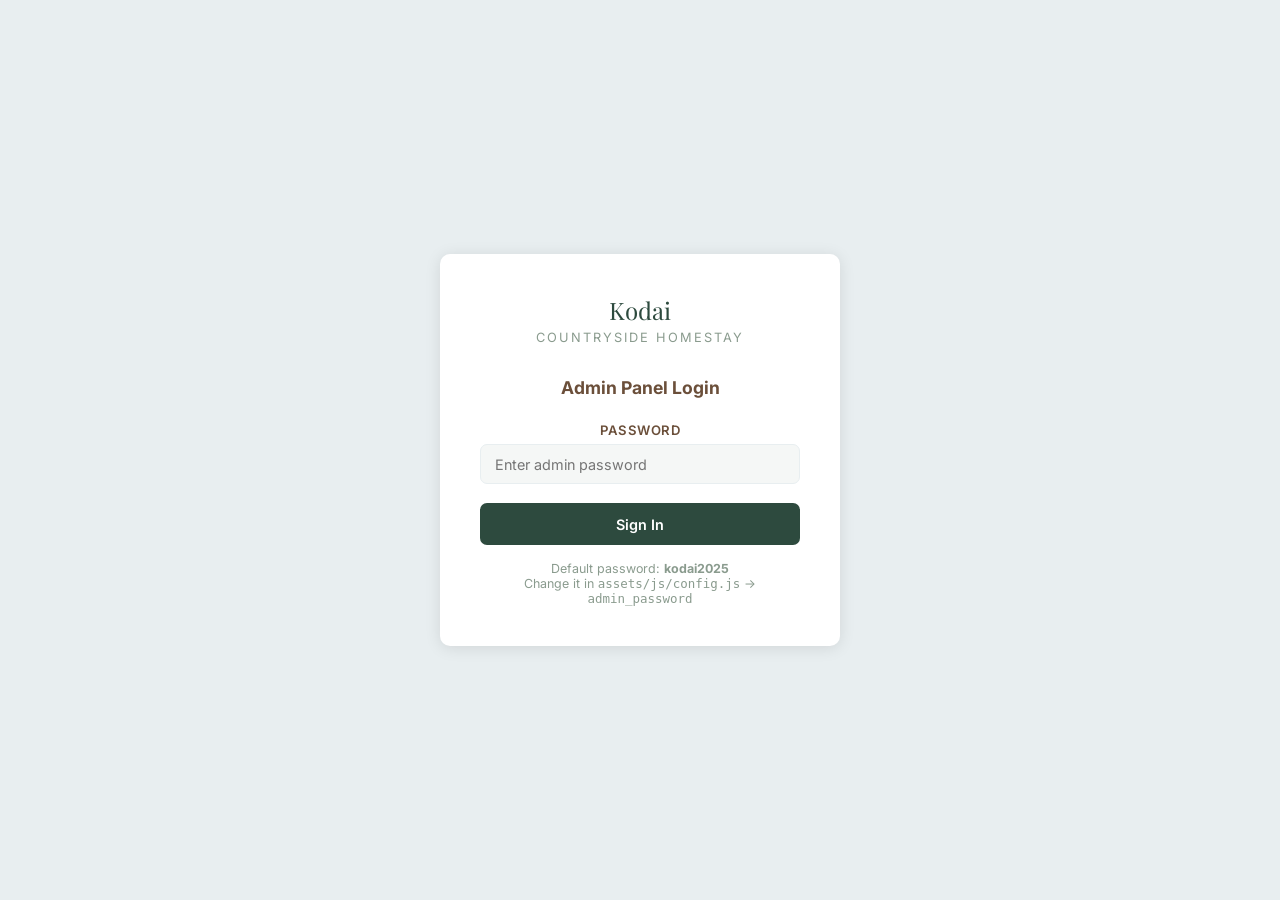
<file: admin.html>
<!DOCTYPE html>
<html lang="en">
<head>
  <meta charset="UTF-8">
  <meta name="viewport" content="width=device-width, initial-scale=1.0">
  <title>Admin Panel — Kodai Countryside Homestay</title>
  <meta name="robots" content="noindex, nofollow">

  <link rel="preconnect" href="https://fonts.googleapis.com">
  <link rel="preconnect" href="https://fonts.gstatic.com" crossorigin>
  <link rel="stylesheet" href="https://fonts.googleapis.com/css2?family=Playfair+Display:wght@700&family=Inter:wght@400;500;600&display=swap">

  <style>
    *, *::before, *::after { box-sizing: border-box; margin: 0; padding: 0; }

    :root {
      --pine:        #2D4A3E;
      --eucalyptus:  #4A7C59;
      --terracotta:  #B85C38;
      --bark:        #6B4F3A;
      --cloud:       #F5F7F6;
      --mist:        #E8EEF0;
      --smoke:       #8A9B8E;
      --night:       #1A2B22;
      --white:       #FFFFFF;
      --red:         #C0392B;
      --green:       #27AE60;
      --radius:      10px;
      --shadow:      0 2px 16px rgba(0,0,0,0.10);
    }

    body {
      font-family: 'Inter', system-ui, sans-serif;
      background: var(--mist);
      color: var(--pine);
      min-height: 100vh;
      font-size: 0.95rem;
    }

    /* ── Login Screen ──────────────────────────────────────── */
    .login-screen {
      display: flex;
      align-items: center;
      justify-content: center;
      min-height: 100vh;
      padding: 2rem;
    }

    .login-card {
      background: var(--white);
      border-radius: var(--radius);
      box-shadow: var(--shadow);
      padding: 2.5rem;
      width: 100%;
      max-width: 400px;
      text-align: center;
    }

    .login-card__logo {
      font-family: 'Playfair Display', serif;
      font-size: 1.5rem;
      color: var(--pine);
      margin-bottom: 0.25rem;
    }

    .login-card__sub {
      font-size: 0.8rem;
      color: var(--smoke);
      letter-spacing: 2px;
      text-transform: uppercase;
      margin-bottom: 2rem;
    }

    .login-card h2 {
      font-size: 1.1rem;
      margin-bottom: 1.5rem;
      color: var(--bark);
    }

    .login-error {
      background: #fdecea;
      color: var(--red);
      border-radius: 6px;
      padding: 0.6rem 1rem;
      font-size: 0.85rem;
      margin-bottom: 1rem;
      display: none;
    }

    /* ── Layout ──────────────────────────────────────────────── */
    .admin-wrap { display: none; min-height: 100vh; flex-direction: column; }

    .admin-header {
      background: var(--pine);
      color: var(--white);
      padding: 1rem 2rem;
      display: flex;
      align-items: center;
      justify-content: space-between;
      gap: 1rem;
    }

    .admin-header__brand { font-family: 'Playfair Display', serif; font-size: 1.2rem; }
    .admin-header__sub   { font-size: 0.7rem; opacity: 0.6; letter-spacing: 2px; }

    .admin-header__actions { display: flex; gap: 0.75rem; align-items: center; }

    .admin-body {
      display: flex;
      flex: 1;
      max-width: 1100px;
      width: 100%;
      margin: 2rem auto;
      padding: 0 1.5rem;
      gap: 2rem;
      align-items: flex-start;
    }

    /* ── Sidebar nav ─────────────────────────────────────────── */
    .sidebar {
      width: 200px;
      flex-shrink: 0;
      background: var(--white);
      border-radius: var(--radius);
      box-shadow: var(--shadow);
      overflow: hidden;
    }

    .sidebar__link {
      display: block;
      padding: 0.85rem 1.25rem;
      color: var(--pine);
      text-decoration: none;
      font-size: 0.9rem;
      font-weight: 500;
      border-left: 3px solid transparent;
      transition: background 0.15s, border-color 0.15s;
    }

    .sidebar__link:hover { background: var(--mist); }
    .sidebar__link.active { background: var(--cloud); border-left-color: var(--eucalyptus); color: var(--eucalyptus); }

    /* ── Main panel ──────────────────────────────────────────── */
    .panel { flex: 1; }

    .tab-pane { display: none; }
    .tab-pane.active { display: block; }

    .card {
      background: var(--white);
      border-radius: var(--radius);
      box-shadow: var(--shadow);
      padding: 1.75rem;
      margin-bottom: 1.5rem;
    }

    .card h2 {
      font-size: 1.1rem;
      font-weight: 600;
      color: var(--pine);
      margin-bottom: 0.25rem;
    }

    .card__desc {
      font-size: 0.83rem;
      color: var(--smoke);
      margin-bottom: 1.5rem;
      line-height: 1.5;
    }

    /* ── Form elements ───────────────────────────────────────── */
    .field-group { margin-bottom: 1.2rem; }

    label {
      display: block;
      font-size: 0.82rem;
      font-weight: 600;
      color: var(--bark);
      margin-bottom: 0.4rem;
      text-transform: uppercase;
      letter-spacing: 0.5px;
    }

    label small {
      font-weight: 400;
      text-transform: none;
      letter-spacing: 0;
      color: var(--smoke);
    }

    input[type="text"],
    input[type="email"],
    input[type="tel"],
    input[type="password"],
    input[type="url"],
    textarea,
    select {
      display: block;
      width: 100%;
      padding: 0.65rem 0.9rem;
      border: 1.5px solid var(--mist);
      border-radius: 7px;
      font-family: 'Inter', sans-serif;
      font-size: 0.9rem;
      color: var(--pine);
      background: var(--cloud);
      transition: border-color 0.15s;
    }

    input:focus, textarea:focus, select:focus {
      outline: none;
      border-color: var(--eucalyptus);
      background: var(--white);
    }

    input.is-placeholder { color: var(--smoke); font-style: italic; }

    .form-row { display: grid; grid-template-columns: 1fr 1fr; gap: 1rem; }
    @media (max-width: 600px) { .form-row { grid-template-columns: 1fr; } }

    /* ── Buttons ─────────────────────────────────────────────── */
    .btn {
      display: inline-flex;
      align-items: center;
      gap: 0.4rem;
      padding: 0.65rem 1.4rem;
      border-radius: 7px;
      border: 2px solid transparent;
      font-family: 'Inter', sans-serif;
      font-size: 0.9rem;
      font-weight: 600;
      cursor: pointer;
      text-decoration: none;
      transition: opacity 0.15s, transform 0.1s;
    }

    .btn:active { transform: scale(0.98); }

    .btn--primary  { background: var(--eucalyptus); color: var(--white); }
    .btn--pine     { background: var(--pine);        color: var(--white); }
    .btn--terra    { background: var(--terracotta);  color: var(--white); }
    .btn--outline  { background: transparent; color: var(--pine); border-color: var(--mist); }
    .btn--danger   { background: transparent; color: var(--red);  border-color: #f5c6c2; }
    .btn--ghost    { background: transparent; color: var(--smoke); border-color: transparent; }
    .btn--sm       { padding: 0.45rem 1rem; font-size: 0.82rem; }
    .btn--full     { width: 100%; justify-content: center; }

    .btn--primary:hover { opacity: 0.88; }
    .btn--pine:hover    { opacity: 0.88; }

    /* ── Toast ───────────────────────────────────────────────── */
    .toast {
      position: fixed;
      bottom: 1.5rem;
      right: 1.5rem;
      padding: 0.85rem 1.5rem;
      border-radius: 8px;
      font-size: 0.9rem;
      font-weight: 500;
      color: var(--white);
      background: var(--pine);
      box-shadow: 0 4px 20px rgba(0,0,0,0.2);
      transform: translateY(100px);
      opacity: 0;
      transition: transform 0.3s, opacity 0.3s;
      z-index: 1000;
    }

    .toast.show { transform: translateY(0); opacity: 1; }
    .toast.error { background: var(--red); }

    /* ── Status banner ───────────────────────────────────────── */
    .status-bar {
      background: #EAF4EC;
      border: 1px solid #C3E0CA;
      border-radius: 8px;
      padding: 0.75rem 1.1rem;
      font-size: 0.85rem;
      color: #2D6A4F;
      margin-bottom: 1rem;
      display: none;
    }

    .status-bar.error { background: #fdecea; border-color: #f5c6c2; color: var(--red); }

    /* ── Image manager ───────────────────────────────────────── */
    .img-list { display: flex; flex-direction: column; gap: 0.75rem; }

    .img-item {
      display: grid;
      grid-template-columns: 80px 1fr auto;
      gap: 0.75rem;
      align-items: center;
      background: var(--cloud);
      border-radius: 8px;
      padding: 0.75rem;
    }

    .img-item img {
      width: 80px;
      height: 56px;
      object-fit: cover;
      border-radius: 5px;
      background: var(--mist);
    }

    .img-item__meta { min-width: 0; }
    .img-item__label { font-weight: 600; font-size: 0.82rem; color: var(--pine); margin-bottom: 0.2rem; }
    .img-item__src   { font-size: 0.75rem; color: var(--smoke); word-break: break-all; }

    /* ── Export box ──────────────────────────────────────────── */
    .export-box {
      background: var(--night);
      color: #A8D5B5;
      font-family: 'Courier New', monospace;
      font-size: 0.78rem;
      border-radius: 8px;
      padding: 1.25rem;
      max-height: 320px;
      overflow-y: auto;
      white-space: pre-wrap;
      word-break: break-all;
      margin-top: 1rem;
    }

    .section-title {
      font-size: 0.7rem;
      font-weight: 700;
      text-transform: uppercase;
      letter-spacing: 1.5px;
      color: var(--smoke);
      padding: 0.6rem 1.25rem;
      background: var(--mist);
    }

    .preview-link {
      display: inline-flex;
      align-items: center;
      gap: 0.3rem;
      font-size: 0.8rem;
      color: var(--eucalyptus);
      text-decoration: none;
      font-weight: 500;
      margin-top: 0.75rem;
    }

    .preview-link:hover { text-decoration: underline; }

    .badge-live {
      display: inline-block;
      background: #EAF4EC;
      color: #2D6A4F;
      font-size: 0.68rem;
      font-weight: 700;
      padding: 0.15rem 0.55rem;
      border-radius: 50px;
      letter-spacing: 0.5px;
    }

    .badge-placeholder {
      display: inline-block;
      background: #FFF3E0;
      color: #E65100;
      font-size: 0.68rem;
      font-weight: 700;
      padding: 0.15rem 0.55rem;
      border-radius: 50px;
      letter-spacing: 0.5px;
    }

    hr { border: none; border-top: 1px solid var(--mist); margin: 1.25rem 0; }

    /* ── Responsive ──────────────────────────────────────────── */
    @media (max-width: 768px) {
      .admin-body { flex-direction: column; padding: 0 1rem; }
      .sidebar    { width: 100%; }
      .sidebar__link { display: inline-block; padding: 0.6rem 1rem; }
    }
  </style>
</head>
<body>

<!-- ── Login Screen ──────────────────────────────────────────── -->
<div class="login-screen" id="loginScreen">
  <div class="login-card">
    <div class="login-card__logo">Kodai</div>
    <div class="login-card__sub">Countryside Homestay</div>
    <h2>Admin Panel Login</h2>
    <div class="login-error" id="loginError">Incorrect password. Please try again.</div>
    <div class="field-group">
      <label for="loginPassword">Password</label>
      <input type="password" id="loginPassword" placeholder="Enter admin password" autocomplete="current-password">
    </div>
    <button class="btn btn--pine btn--full" id="loginBtn">Sign In</button>
    <p style="margin-top:1rem;font-size:0.78rem;color:var(--smoke);">
      Default password: <strong>kodai2025</strong><br>
      Change it in <code>assets/js/config.js</code> → <code>admin_password</code>
    </p>
  </div>
</div>

<!-- ── Admin Panel ──────────────────────────────────────────── -->
<div class="admin-wrap" id="adminWrap">

  <header class="admin-header">
    <div>
      <div class="admin-header__brand">Kodai Admin Panel</div>
      <div class="admin-header__sub">Kodai Countryside Homestay</div>
    </div>
    <div class="admin-header__actions">
      <a href="index.html" target="_blank" class="btn btn--outline btn--sm" style="color:rgba(255,255,255,0.7);border-color:rgba(255,255,255,0.2);">↗ View Site</a>
      <button class="btn btn--outline btn--sm" id="logoutBtn" style="color:rgba(255,255,255,0.7);border-color:rgba(255,255,255,0.2);">Sign Out</button>
    </div>
  </header>

  <div class="admin-body">

    <!-- Sidebar -->
    <nav class="sidebar" aria-label="Admin navigation">
      <div class="section-title">Manage</div>
      <a href="#" class="sidebar__link active" data-tab="contact">Contact Details</a>
      <a href="#" class="sidebar__link" data-tab="images">Images</a>
      <a href="#" class="sidebar__link" data-tab="settings">Site Settings</a>
      <div class="section-title" style="margin-top:0.5rem;">Tools</div>
      <a href="#" class="sidebar__link" data-tab="export">Export Config</a>
    </nav>

    <!-- Main panel -->
    <div class="panel">

      <!-- Toast -->
      <div class="toast" id="toast"></div>

      <!-- ── Tab: Contact ──────────────────────────────────── -->
      <div class="tab-pane active" id="tab-contact">

        <div class="card">
          <h2>Contact Details</h2>
          <p class="card__desc">Update your phone, email, WhatsApp, and address. Changes take effect immediately in your browser — click <strong>Save Changes</strong> to apply, then use <strong>Export Config</strong> to generate a file you can upload to replace <code>assets/js/config.js</code>.</p>

          <div class="status-bar" id="contactStatus"></div>

          <div class="form-row">
            <div class="field-group">
              <label for="phoneDisplay">Phone Number <small>(display)</small></label>
              <input type="tel" id="phoneDisplay" placeholder="+91 98765 43210">
            </div>
            <div class="field-group">
              <label for="phoneTel">Phone Number <small>(for links, no spaces)</small></label>
              <input type="tel" id="phoneTel" placeholder="+919876543210">
            </div>
          </div>

          <div class="field-group">
            <label for="whatsappNum">WhatsApp Number <small>(country code + number, no +)</small></label>
            <input type="tel" id="whatsappNum" placeholder="919876543210">
          </div>

          <div class="field-group">
            <label for="emailAddr">Email Address</label>
            <input type="email" id="emailAddr" placeholder="stay@yourdomain.com">
          </div>

          <hr>

          <div class="field-group">
            <label for="addrLine1">Street Address <small>(optional — shared on confirmation)</small></label>
            <input type="text" id="addrLine1" placeholder="12, Coaker's Walk, Bryant's Park Road">
          </div>

          <div class="field-group">
            <label for="addrCity">City / District / PIN</label>
            <input type="text" id="addrCity" placeholder="Kodaikanal, Tamil Nadu — 624101">
          </div>

          <hr>

          <div class="form-row">
            <div class="field-group">
              <label for="instagramHandle">Instagram Handle <small>(without @)</small></label>
              <input type="text" id="instagramHandle" placeholder="kodaicountryside">
            </div>
            <div class="field-group">
              <label for="facebookHandle">Facebook Page <small>(handle or page name)</small></label>
              <input type="text" id="facebookHandle" placeholder="kodaicountryside">
            </div>
          </div>

          <div style="display:flex;gap:0.75rem;flex-wrap:wrap;margin-top:0.5rem;">
            <button class="btn btn--primary" id="saveContactBtn">Save Changes</button>
            <button class="btn btn--outline btn--danger" id="resetContactBtn">Reset to Defaults</button>
          </div>

          <a href="contact.html" target="_blank" class="preview-link">↗ Preview Contact Page</a>
        </div>

      </div>

      <!-- ── Tab: Images ───────────────────────────────────── -->
      <div class="tab-pane" id="tab-images">

        <div class="card">
          <h2>Hero &amp; Room Images</h2>
          <p class="card__desc">Replace picsum placeholder URLs with your own image paths (e.g. <code>assets/images/hero/hero-home.webp</code>) or external URLs. Supported formats: WebP, JPG, PNG.</p>

          <div class="img-list" id="heroImageList"></div>
          <div style="margin-top:1rem;">
            <button class="btn btn--primary btn--sm" id="saveHeroImgsBtn">Save Image Changes</button>
          </div>
        </div>

        <div class="card">
          <h2>Gallery Photos</h2>
          <p class="card__desc">Add, remove, or reorder gallery photos. Each photo needs a URL, description (alt text), and category.</p>

          <div class="img-list" id="galleryList"></div>

          <hr>
          <p style="font-size:0.85rem;font-weight:600;margin-bottom:0.75rem;">Add New Gallery Photo</p>
          <div class="form-row">
            <div class="field-group">
              <label for="newImgSrc">Full-size Image URL</label>
              <input type="url" id="newImgSrc" placeholder="https://picsum.photos/seed/my-photo/800/600">
            </div>
            <div class="field-group">
              <label for="newImgThumb">Thumbnail URL <small>(optional, same as full if blank)</small></label>
              <input type="url" id="newImgThumb" placeholder="https://picsum.photos/seed/my-photo/400/300">
            </div>
          </div>
          <div class="form-row">
            <div class="field-group">
              <label for="newImgAlt">Description (alt text)</label>
              <input type="text" id="newImgAlt" placeholder="Misty valley morning at Kodai Countryside Homestay">
            </div>
            <div class="field-group">
              <label for="newImgCat">Category</label>
              <select id="newImgCat">
                <option value="nature">Nature &amp; Landscape</option>
                <option value="rooms">Rooms</option>
                <option value="food">Food</option>
                <option value="activities">Experiences</option>
              </select>
            </div>
          </div>
          <div class="form-row">
            <div class="field-group">
              <label for="newImgW">Width <small>(px)</small></label>
              <input type="text" id="newImgW" placeholder="400" value="400">
            </div>
            <div class="field-group">
              <label for="newImgH">Height <small>(px)</small></label>
              <input type="text" id="newImgH" placeholder="300" value="300">
            </div>
          </div>
          <button class="btn btn--primary btn--sm" id="addGalleryBtn">Add to Gallery</button>
        </div>

        <div class="card" style="background:#FFF8F0;border:1px solid #FFD8B5;">
          <h2 style="color:var(--terracotta);">📸 How to Add Your Own Photos</h2>
          <ol style="font-size:0.88rem;line-height:2;color:var(--bark);padding-left:1.2rem;">
            <li>Prepare your photos: rename them descriptively (e.g. <code>misty-morning.jpg</code>)</li>
            <li>Convert to WebP using <strong><a href="https://squoosh.app" target="_blank" rel="noopener">squoosh.app</a></strong> (free, browser-based) — WebP is smaller and faster</li>
            <li>Copy the WebP files into the <code>assets/images/</code> subfolders on your computer</li>
            <li>In the image fields above, replace the <code>https://picsum.photos/...</code> URLs with your local path like <code>assets/images/hero/hero-home.webp</code></li>
            <li>Click <strong>Save Image Changes</strong>, then go to <strong>Export Config</strong> tab and download the new <code>config.js</code></li>
            <li>Replace the file on your Netlify site (push to GitHub or drag-drop in Netlify dashboard)</li>
          </ol>
        </div>

      </div>

      <!-- ── Tab: Settings ─────────────────────────────────── -->
      <div class="tab-pane" id="tab-settings">

        <div class="card">
          <h2>Site Settings</h2>
          <p class="card__desc">Update these once you have your real domain name and Google Analytics account.</p>

          <div class="field-group">
            <label for="siteDomain">Domain Name <small>(no https://, no trailing slash)</small></label>
            <input type="text" id="siteDomain" placeholder="www.kodaihomestay.com">
          </div>

          <div class="field-group">
            <label for="ga4Id">Google Analytics 4 Measurement ID</label>
            <input type="text" id="ga4Id" placeholder="G-XXXXXXXXXX">
            <p style="font-size:0.78rem;color:var(--smoke);margin-top:0.35rem;">Get this from <strong>Google Analytics → Admin → Data Streams → Web → Measurement ID</strong></p>
          </div>

          <div class="field-group">
            <label for="adminPassword">Admin Password <small>(change from the default!)</small></label>
            <input type="password" id="adminPassword" placeholder="Enter new password">
          </div>

          <button class="btn btn--primary" id="saveSettingsBtn">Save Settings</button>
        </div>

        <div class="card">
          <h2>Booking Policies</h2>
          <p class="card__desc">These appear in the rooms page, FAQ, and contact page.</p>

          <div class="form-row">
            <div class="field-group">
              <label for="checkinTime">Check-in Time</label>
              <input type="text" id="checkinTime" placeholder="12:00 noon">
            </div>
            <div class="field-group">
              <label for="checkoutTime">Check-out Time</label>
              <input type="text" id="checkoutTime" placeholder="11:00 AM">
            </div>
          </div>

          <button class="btn btn--primary btn--sm" id="savePoliciesBtn">Save Policies</button>
        </div>

      </div>

      <!-- ── Tab: Export ───────────────────────────────────── -->
      <div class="tab-pane" id="tab-export">

        <div class="card">
          <h2>Export config.js</h2>
          <p class="card__desc">This generates a new <code>config.js</code> file with all your saved settings. Download it and replace the existing <code>assets/js/config.js</code> file in your project — then push to GitHub to update your live site.</p>

          <button class="btn btn--pine" id="generateBtn">Generate config.js</button>
          <button class="btn btn--primary" id="downloadBtn" style="display:none;margin-left:0.5rem;">⬇ Download config.js</button>

          <div class="export-box" id="exportBox" style="display:none;"></div>

          <hr>
          <h2 style="margin-bottom:0.5rem;">How to Deploy Changes</h2>
          <ol style="font-size:0.88rem;line-height:2;color:var(--bark);padding-left:1.2rem;">
            <li>Click <strong>Generate config.js</strong> above and download it</li>
            <li>Find the <code>assets/js/config.js</code> file in your project folder on your computer</li>
            <li>Replace it with the downloaded file</li>
            <li>Open Terminal and run: <code>git add assets/js/config.js &amp;&amp; git commit -m "Update site config" &amp;&amp; git push</code></li>
            <li>Netlify will automatically rebuild and deploy your site in ~30 seconds</li>
          </ol>
        </div>

        <div class="card">
          <h2>Clear All Overrides</h2>
          <p class="card__desc">This removes all saved changes from this browser and reverts the site preview back to the current <code>config.js</code> file values. Use this if you've already exported and deployed your config.</p>
          <button class="btn btn--danger" id="clearOverridesBtn">Clear All Saved Changes</button>
        </div>

      </div>

    </div><!-- /panel -->
  </div><!-- /admin-body -->
</div><!-- /admin-wrap -->

<script src="assets/js/config.js"></script>
<script>
(function () {
  'use strict';

  var FILE_CFG    = window.SITE_CONFIG || {};
  var STORAGE_KEY = 'kodai_admin_config';
  var AUTH_KEY    = 'kodai_admin_auth';

  /* ── Helpers ─────────────────────────────────────────────────── */
  function deepMerge(base, override) {
    var result = JSON.parse(JSON.stringify(base));
    function merge(dst, src) {
      Object.keys(src || {}).forEach(function (k) {
        if (src[k] !== null && typeof src[k] === 'object' && !Array.isArray(src[k])) {
          dst[k] = dst[k] || {};
          merge(dst[k], src[k]);
        } else {
          dst[k] = src[k];
        }
      });
    }
    merge(result, override);
    return result;
  }

  function loadCfg() {
    var stored = {};
    try { stored = JSON.parse(localStorage.getItem(STORAGE_KEY) || '{}'); } catch(e){}
    return deepMerge(FILE_CFG, stored);
  }

  function saveOverride(patch) {
    var stored = {};
    try { stored = JSON.parse(localStorage.getItem(STORAGE_KEY) || '{}'); } catch(e){}
    var merged = deepMerge(stored, patch);
    localStorage.setItem(STORAGE_KEY, JSON.stringify(merged));
  }

  function toast(msg, isError) {
    var t = document.getElementById('toast');
    t.textContent = msg;
    t.className   = 'toast' + (isError ? ' error' : '') + ' show';
    setTimeout(function () { t.className = 'toast'; }, 3200);
  }

  /* ── Auth ────────────────────────────────────────────────────── */
  var loginScreen = document.getElementById('loginScreen');
  var adminWrap   = document.getElementById('adminWrap');

  function checkAuth() {
    var cfg = loadCfg();
    var stored = sessionStorage.getItem(AUTH_KEY);
    if (stored && stored === (cfg.admin_password || 'kodai2025')) {
      showAdmin();
    }
  }

  function showAdmin() {
    loginScreen.style.display = 'none';
    adminWrap.style.display   = 'flex';
    adminWrap.style.flexDirection = 'column';
    populateForms();
  }

  document.getElementById('loginBtn').addEventListener('click', doLogin);
  document.getElementById('loginPassword').addEventListener('keydown', function (e) {
    if (e.key === 'Enter') doLogin();
  });

  function doLogin() {
    var cfg  = loadCfg();
    var pass = document.getElementById('loginPassword').value;
    var err  = document.getElementById('loginError');
    if (pass === (cfg.admin_password || 'kodai2025')) {
      sessionStorage.setItem(AUTH_KEY, pass);
      err.style.display = 'none';
      showAdmin();
    } else {
      err.style.display = 'block';
      document.getElementById('loginPassword').value = '';
      document.getElementById('loginPassword').focus();
    }
  }

  document.getElementById('logoutBtn').addEventListener('click', function () {
    sessionStorage.removeItem(AUTH_KEY);
    location.reload();
  });

  /* ── Tab navigation ──────────────────────────────────────────── */
  document.querySelectorAll('.sidebar__link[data-tab]').forEach(function (link) {
    link.addEventListener('click', function (e) {
      e.preventDefault();
      document.querySelectorAll('.sidebar__link').forEach(function (l) { l.classList.remove('active'); });
      document.querySelectorAll('.tab-pane').forEach(function (p) { p.classList.remove('active'); });
      link.classList.add('active');
      document.getElementById('tab-' + link.dataset.tab).classList.add('active');
    });
  });

  /* ── Populate forms ──────────────────────────────────────────── */
  function populateForms() {
    var cfg = loadCfg();
    var c   = cfg.contact || {};
    var s   = cfg.social  || {};
    var st  = cfg.site    || {};
    var img = cfg.images  || {};

    setVal('phoneDisplay',   c.phone_display);
    setVal('phoneTel',       c.phone_tel);
    setVal('whatsappNum',    c.whatsapp_number);
    setVal('emailAddr',      c.email);
    setVal('addrLine1',      c.address_line1);
    setVal('addrCity',       c.address_city);
    setVal('instagramHandle',s.instagram);
    setVal('facebookHandle', s.facebook);
    setVal('siteDomain',     st.domain);
    setVal('ga4Id',          st.ga4_id);
    setVal('adminPassword',  '');
    setVal('checkinTime',    c.checkin);
    setVal('checkoutTime',   c.checkout);

    renderHeroImages(img, cfg);
    renderGallery(img.gallery || []);
  }

  function setVal(id, val) {
    var el = document.getElementById(id);
    if (el && val !== undefined && val !== null) el.value = val;
  }

  /* ── Hero image list ─────────────────────────────────────────── */
  var HERO_KEYS = [
    { key: 'hero_home',    label: 'Homepage Hero' },
    { key: 'hero_rooms',   label: 'Rooms Page Hero' },
    { key: 'hero_about',   label: 'About Page Hero' },
    { key: 'room_valley_1',label: 'Valley View Room' },
    { key: 'room_valley_2',label: 'Misty Meadow Room' },
    { key: 'room_forest_1',label: 'Forest Suite' },
    { key: 'room_forest_2',label: 'Hilltop Suite' },
    { key: 'room_cottage', label: 'Family Cottage' },
    { key: 'about_family', label: 'About — Family Photo' },
    { key: 'about_exterior',label:'About — Property Exterior' },
    { key: 'exp_fog',      label: 'Experience — Morning Fog' },
    { key: 'exp_breakfast',label: 'Experience — Farm Breakfast' },
    { key: 'exp_firepit',  label: 'Experience — Firepit Evening' },
    { key: 'exp_stars',    label: 'Experience — Stargazing' }
  ];

  function isPlaceholder(src) {
    return src && src.indexOf('picsum.photos') !== -1;
  }

  function renderHeroImages(img) {
    var list = document.getElementById('heroImageList');
    list.innerHTML = '';
    HERO_KEYS.forEach(function (item) {
      var src = img[item.key] || '';
      var div = document.createElement('div');
      div.className = 'img-item';
      div.innerHTML =
        '<img src="' + escHtml(src) + '" alt="" onerror="this.src=\'https://picsum.photos/seed/fallback/80/56\'">' +
        '<div class="img-item__meta">' +
          '<div class="img-item__label">' + escHtml(item.label) + ' ' +
            (isPlaceholder(src) ? '<span class="badge-placeholder">Placeholder</span>' : '<span class="badge-live">Custom</span>') +
          '</div>' +
          '<input type="text" data-hero-key="' + item.key + '" value="' + escHtml(src) + '" style="font-size:0.78rem;padding:0.35rem 0.6rem;margin-top:0.25rem;" placeholder="Enter image URL or local path">' +
        '</div>' +
        '<div></div>';
      list.appendChild(div);
      var input = div.querySelector('input');
      input.addEventListener('input', function () {
        var imgEl = div.querySelector('img');
        imgEl.src = input.value || 'https://picsum.photos/seed/fallback/80/56';
      });
    });
  }

  document.getElementById('saveHeroImgsBtn').addEventListener('click', function () {
    var patch = { images: {} };
    document.querySelectorAll('[data-hero-key]').forEach(function (el) {
      patch.images[el.dataset.heroKey] = el.value;
    });
    saveOverride(patch);
    toast('Image URLs saved! Go to Export Config to download the new config.js');
    populateForms();
  });

  /* ── Gallery list ────────────────────────────────────────────── */
  var galleryItems = [];

  function renderGallery(items) {
    galleryItems = JSON.parse(JSON.stringify(items));
    var list = document.getElementById('galleryList');
    list.innerHTML = '';
    if (!galleryItems.length) {
      list.innerHTML = '<p style="color:var(--smoke);font-size:0.85rem;">No gallery photos yet. Add one below.</p>';
      return;
    }
    galleryItems.forEach(function (item, idx) {
      var div = document.createElement('div');
      div.className = 'img-item';
      div.innerHTML =
        '<img src="' + escHtml(item.thumb || item.src) + '" alt="" onerror="this.src=\'https://picsum.photos/seed/fallback/80/56\'">' +
        '<div class="img-item__meta">' +
          '<div class="img-item__label">' + escHtml(item.alt || 'Gallery Photo') + ' <span class="badge-placeholder">' + escHtml(item.category) + '</span></div>' +
          '<div class="img-item__src">' + escHtml(item.src) + '</div>' +
        '</div>' +
        '<button class="btn btn--danger btn--sm" data-del-idx="' + idx + '">✕ Remove</button>';
      list.appendChild(div);
    });
    list.querySelectorAll('[data-del-idx]').forEach(function (btn) {
      btn.addEventListener('click', function () {
        galleryItems.splice(parseInt(btn.dataset.delIdx), 1);
        saveOverride({ images: { gallery: galleryItems } });
        renderGallery(galleryItems);
        toast('Gallery photo removed');
      });
    });
  }

  document.getElementById('addGalleryBtn').addEventListener('click', function () {
    var src   = document.getElementById('newImgSrc').value.trim();
    var thumb = document.getElementById('newImgThumb').value.trim();
    var alt   = document.getElementById('newImgAlt').value.trim();
    var cat   = document.getElementById('newImgCat').value;
    var w     = parseInt(document.getElementById('newImgW').value) || 400;
    var h     = parseInt(document.getElementById('newImgH').value) || 300;

    if (!src || !alt) { toast('Please enter an image URL and description', true); return; }

    galleryItems.push({ src: src, thumb: thumb || src, alt: alt, category: cat, width: w, height: h });
    saveOverride({ images: { gallery: galleryItems } });
    renderGallery(galleryItems);

    document.getElementById('newImgSrc').value   = '';
    document.getElementById('newImgThumb').value = '';
    document.getElementById('newImgAlt').value   = '';
    toast('Photo added to gallery');
  });

  /* ── Save contact ────────────────────────────────────────────── */
  document.getElementById('saveContactBtn').addEventListener('click', function () {
    var patch = {
      contact: {
        phone_display:   document.getElementById('phoneDisplay').value.trim(),
        phone_tel:       document.getElementById('phoneTel').value.trim(),
        whatsapp_number: document.getElementById('whatsappNum').value.trim(),
        email:           document.getElementById('emailAddr').value.trim(),
        address_line1:   document.getElementById('addrLine1').value.trim(),
        address_city:    document.getElementById('addrCity').value.trim()
      },
      social: {
        instagram: document.getElementById('instagramHandle').value.trim(),
        facebook:  document.getElementById('facebookHandle').value.trim()
      }
    };
    saveOverride(patch);
    toast('Contact details saved! Go to Export Config to download the new config.js');
  });

  document.getElementById('resetContactBtn').addEventListener('click', function () {
    if (!confirm('Reset contact details to file defaults?')) return;
    var stored = {};
    try { stored = JSON.parse(localStorage.getItem(STORAGE_KEY) || '{}'); } catch(e) {}
    delete stored.contact; delete stored.social;
    localStorage.setItem(STORAGE_KEY, JSON.stringify(stored));
    populateForms();
    toast('Reset to config.js defaults');
  });

  /* ── Save settings ───────────────────────────────────────────── */
  document.getElementById('saveSettingsBtn').addEventListener('click', function () {
    var newPass = document.getElementById('adminPassword').value.trim();
    var patch   = {
      site: {
        domain: document.getElementById('siteDomain').value.trim(),
        ga4_id: document.getElementById('ga4Id').value.trim()
      }
    };
    if (newPass) { patch.admin_password = newPass; }
    saveOverride(patch);
    if (newPass) { sessionStorage.setItem(AUTH_KEY, newPass); }
    toast('Settings saved!');
  });

  document.getElementById('savePoliciesBtn').addEventListener('click', function () {
    var patch = { contact: {
      checkin:  document.getElementById('checkinTime').value.trim(),
      checkout: document.getElementById('checkoutTime').value.trim()
    }};
    saveOverride(patch);
    toast('Policies saved!');
  });

  /* ── Generate & Download config.js ──────────────────────────── */
  var generatedContent = '';

  document.getElementById('generateBtn').addEventListener('click', function () {
    var cfg = loadCfg();
    var c = cfg.contact || {};
    var s = cfg.social  || {};
    var st = cfg.site   || {};
    var img = cfg.images || {};

    var gallery = (img.gallery || []).map(function(item) {
      return '      ' + JSON.stringify(item);
    }).join(',\n');

    generatedContent = '/* ============================================================\n' +
      '   CONFIG.JS — Kodai Countryside Homestay\n' +
      '   Generated: ' + new Date().toISOString() + '\n' +
      '   ============================================================ */\n\n' +
      'window.SITE_CONFIG = {\n' +
      '  contact: {\n' +
      '    phone_display:   ' + JSON.stringify(c.phone_display   || '') + ',\n' +
      '    phone_tel:       ' + JSON.stringify(c.phone_tel       || '') + ',\n' +
      '    whatsapp_number: ' + JSON.stringify(c.whatsapp_number || '') + ',\n' +
      '    email:           ' + JSON.stringify(c.email           || '') + ',\n' +
      '    address_line1:   ' + JSON.stringify(c.address_line1   || '') + ',\n' +
      '    address_city:    ' + JSON.stringify(c.address_city    || '') + ',\n' +
      '    checkin:         ' + JSON.stringify(c.checkin         || '12:00 noon') + ',\n' +
      '    checkout:        ' + JSON.stringify(c.checkout        || '11:00 AM') + '\n' +
      '  },\n' +
      '  social: {\n' +
      '    instagram: ' + JSON.stringify(s.instagram || '') + ',\n' +
      '    facebook:  ' + JSON.stringify(s.facebook  || '') + ',\n' +
      '    youtube:   ' + JSON.stringify(s.youtube   || '') + '\n' +
      '  },\n' +
      '  site: {\n' +
      '    domain: ' + JSON.stringify(st.domain || '') + ',\n' +
      '    ga4_id: ' + JSON.stringify(st.ga4_id || 'G-XXXXXXXXXX') + '\n' +
      '  },\n' +
      '  admin_password: ' + JSON.stringify(cfg.admin_password || 'kodai2025') + ',\n' +
      '  images: {\n' +
      '    hero_home:        ' + JSON.stringify(img.hero_home       || '') + ',\n' +
      '    hero_rooms:       ' + JSON.stringify(img.hero_rooms      || '') + ',\n' +
      '    hero_about:       ' + JSON.stringify(img.hero_about      || '') + ',\n' +
      '    hero_gallery:     ' + JSON.stringify(img.hero_gallery    || '') + ',\n' +
      '    room_valley_1:    ' + JSON.stringify(img.room_valley_1   || '') + ',\n' +
      '    room_valley_2:    ' + JSON.stringify(img.room_valley_2   || '') + ',\n' +
      '    room_forest_1:    ' + JSON.stringify(img.room_forest_1   || '') + ',\n' +
      '    room_forest_2:    ' + JSON.stringify(img.room_forest_2   || '') + ',\n' +
      '    room_cottage:     ' + JSON.stringify(img.room_cottage    || '') + ',\n' +
      '    about_family:     ' + JSON.stringify(img.about_family    || '') + ',\n' +
      '    about_exterior:   ' + JSON.stringify(img.about_exterior  || '') + ',\n' +
      '    about_garden:     ' + JSON.stringify(img.about_garden    || '') + ',\n' +
      '    exp_fog:          ' + JSON.stringify(img.exp_fog         || '') + ',\n' +
      '    exp_breakfast:    ' + JSON.stringify(img.exp_breakfast   || '') + ',\n' +
      '    exp_firepit:      ' + JSON.stringify(img.exp_firepit     || '') + ',\n' +
      '    exp_stars:        ' + JSON.stringify(img.exp_stars       || '') + ',\n' +
      '    gallery: [\n' + gallery + '\n    ]\n' +
      '  }\n' +
      '};\n';

    var box = document.getElementById('exportBox');
    box.textContent = generatedContent;
    box.style.display = 'block';
    document.getElementById('downloadBtn').style.display = '';
  });

  document.getElementById('downloadBtn').addEventListener('click', function () {
    if (!generatedContent) return;
    var blob = new Blob([generatedContent], { type: 'application/javascript' });
    var url  = URL.createObjectURL(blob);
    var a    = document.createElement('a');
    a.href   = url;
    a.download = 'config.js';
    a.click();
    URL.revokeObjectURL(url);
    toast('config.js downloaded! Replace assets/js/config.js with this file.');
  });

  document.getElementById('clearOverridesBtn').addEventListener('click', function () {
    if (!confirm('Clear all saved changes from this browser? This cannot be undone.')) return;
    localStorage.removeItem(STORAGE_KEY);
    populateForms();
    toast('All overrides cleared. Showing config.js file defaults.');
  });

  function escHtml(str) {
    return String(str || '').replace(/&/g,'&amp;').replace(/</g,'&lt;').replace(/>/g,'&gt;').replace(/"/g,'&quot;');
  }

  /* ── Boot ──────────────────────────────────────────────────── */
  checkAuth();

})();
</script>

</body>
</html>
</file>
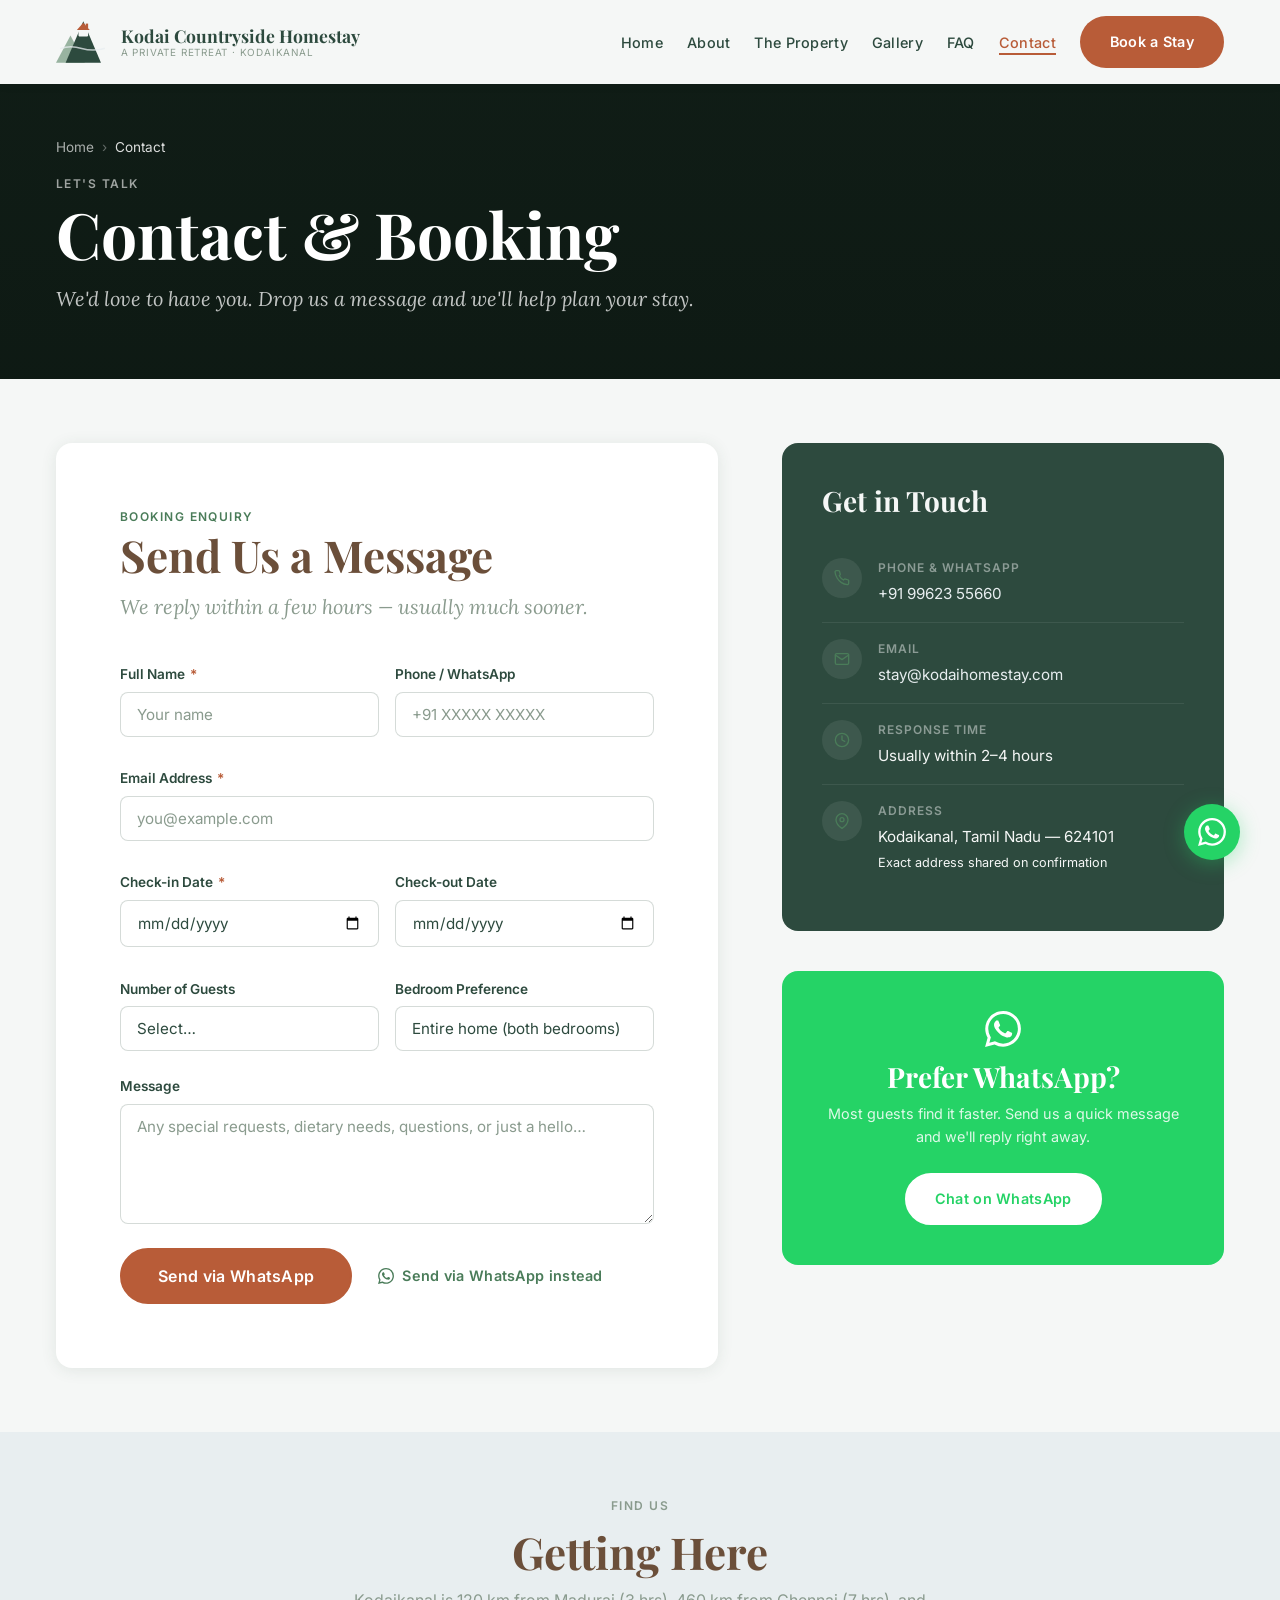
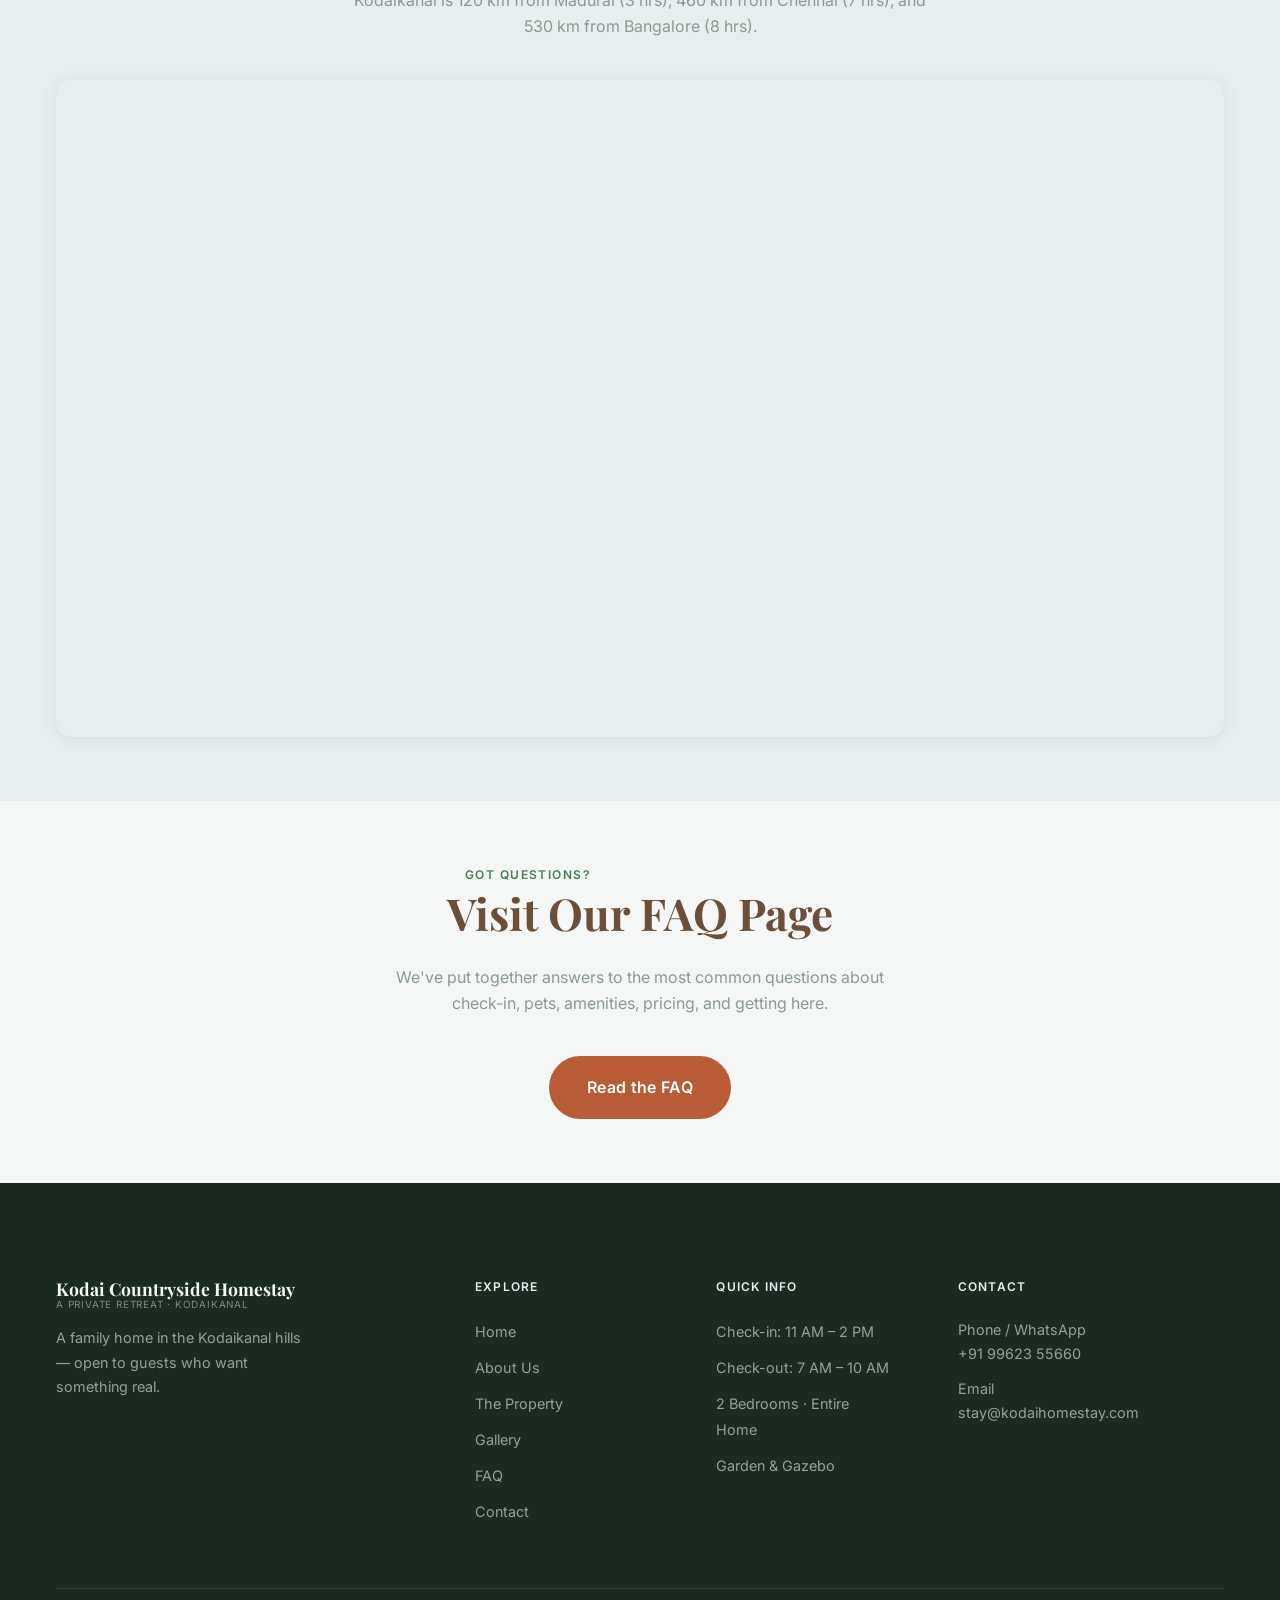
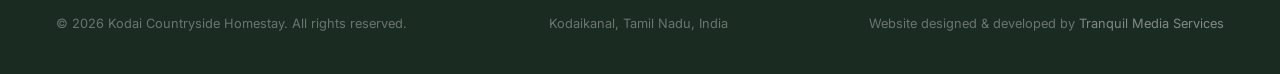
<file: contact.html>
<!DOCTYPE html>
<html lang="en">
<head>
  <meta charset="UTF-8">
  <meta name="viewport" content="width=device-width, initial-scale=1.0">
  <meta http-equiv="X-UA-Compatible" content="IE=edge">

  <title>Contact &amp; Booking | Kodai Countryside Homestay Kodaikanal</title>
  <meta name="description" content="Plan your Kodaikanal getaway. Send a booking enquiry or WhatsApp us directly at Kodai Countryside Homestay. We respond within a few hours.">
  <meta name="robots" content="index, follow">
  <link rel="canonical" href="https://www.kodayhomestay.com/contact.html">

  <meta property="og:type" content="website">
  <meta property="og:title" content="Contact & Booking | Kodai Countryside Homestay Kodaikanal">
  <meta property="og:description" content="Send a booking enquiry or WhatsApp us. We respond within a few hours.">
  <meta property="og:image" content="https://www.kodayhomestay.com/assets/images/og/og-default.jpg">
  <meta property="og:url" content="https://www.kodayhomestay.com/contact.html">

  <link rel="icon" type="image/x-icon" href="/assets/icons/favicon.ico">
  <link rel="apple-touch-icon" href="/assets/icons/apple-touch-icon.png">
  <link rel="manifest" href="/site.webmanifest">
  <meta name="theme-color" content="#2D4A3E">

  <link rel="preconnect" href="https://fonts.googleapis.com">
  <link rel="preconnect" href="https://fonts.gstatic.com" crossorigin>
  <link rel="stylesheet" href="https://fonts.googleapis.com/css2?family=Playfair+Display:ital,wght@0,400;0,700;1,400&family=Inter:wght@400;500;600&family=Lora:ital,wght@0,400;1,400&display=swap">

  <link rel="stylesheet" href="assets/css/main.css">
  <link rel="stylesheet" href="assets/css/layout.css">
  <link rel="stylesheet" href="assets/css/components.css">
  <link rel="stylesheet" href="assets/css/responsive.css">

  <style>
    .contact-layout { display: grid; grid-template-columns: 1.5fr 1fr; gap: var(--space-xl); align-items: start; }
    .form-card { background: var(--color-white); border-radius: var(--radius-lg); padding: var(--space-xl); box-shadow: var(--shadow-card); }
    .form-card h2 { margin-bottom: var(--space-xs); }
    .form-card > .lead { margin-bottom: var(--space-lg); }
    .form-side { display: flex; flex-direction: column; gap: var(--space-lg); }
    .whatsapp-cta-card { background: #25D366; color: white; border-radius: var(--radius-lg); padding: var(--space-lg); text-align: center; }
    .whatsapp-cta-card h3 { color: white; margin-bottom: var(--space-xs); }
    .whatsapp-cta-card p  { color: rgba(255,255,255,0.85); margin-bottom: var(--space-md); font-size:0.9rem; }
    .whatsapp-cta-card .btn { background: white; color: #25D366; border-color: white; }
    .whatsapp-cta-card .btn:hover { background: rgba(255,255,255,0.9); }
    @media (max-width:767px) { .contact-layout { grid-template-columns: 1fr; } .form-card { padding: var(--space-md); } }
  </style>
</head>
<body>

  <a href="#main-content" class="skip-link">Skip to main content</a>

  <header class="site-header" role="banner">
    <div class="container site-header__inner">
      <a href="index.html" class="site-logo" aria-label="Kodai Countryside Homestay — Home">
        <img src="assets/icons/logo-icon.svg" alt="" width="50" height="46" aria-hidden="true" class="site-logo__img">
        <span class="site-logo__text"><span class="site-logo__name">Kodai Countryside Homestay</span><span class="site-logo__tagline">A Private Retreat · Kodaikanal</span></span>
      </a>
      <nav class="primary-nav" aria-label="Primary navigation">
        <ul class="nav-links" role="list">
          <li><a href="index.html">Home</a></li>
          <li><a href="about.html">About</a></li>
          <li><a href="rooms.html">The Property</a></li>
          <li><a href="gallery.html">Gallery</a></li>
          <li><a href="faq.html">FAQ</a></li>
          <li><a href="contact.html" aria-current="page">Contact</a></li>
        </ul>
        <a href="contact.html" class="nav-cta btn">Book a Stay</a>
      </nav>
      <button class="hamburger" aria-label="Open navigation menu" aria-expanded="false" aria-controls="mobile-nav">
        <span class="hamburger__bar"></span><span class="hamburger__bar"></span><span class="hamburger__bar"></span>
      </button>
    </div>
  </header>

  <div class="mobile-nav-overlay" aria-hidden="true"></div>
  <nav class="mobile-nav" id="mobile-nav" aria-label="Mobile navigation" aria-hidden="true">
    <button class="mobile-nav__close" aria-label="Close navigation"><svg xmlns="http://www.w3.org/2000/svg" width="20" height="20" viewBox="0 0 24 24" fill="none" stroke="currentColor" stroke-width="2" stroke-linecap="round" stroke-linejoin="round" aria-hidden="true"><line x1="18" y1="6" x2="6" y2="18"/><line x1="6" y1="6" x2="18" y2="18"/></svg></button>
    <ul class="mobile-nav__links" role="list">
      <li><a href="index.html">Home</a></li><li><a href="about.html">About</a></li><li><a href="rooms.html">The Property</a></li><li><a href="gallery.html">Gallery</a></li><li><a href="faq.html">FAQ</a></li><li><a href="contact.html" aria-current="page">Contact</a></li>
    </ul>
    <a href="contact.html" class="mobile-nav__cta">Book a Stay</a>
  </nav>

  <main id="main-content" class="page-main">

    <!-- Page Hero -->
    <div class="page-hero" style="background-color:var(--color-night);" role="banner" aria-label="Contact and Booking">
      <div class="container page-hero__content">
        <nav class="breadcrumb" aria-label="Breadcrumb"><a href="index.html">Home</a><span class="breadcrumb__sep" aria-hidden="true">›</span><span class="breadcrumb__current">Contact</span></nav>
        <p class="label" style="color:rgba(255,255,255,0.6)">Let's talk</p>
        <h1>Contact &amp; Booking</h1>
        <p class="lead">We'd love to have you. Drop us a message and we'll help plan your stay.</p>
      </div>
    </div>

    <!-- Contact + Form -->
    <section class="section section--cloud" aria-labelledby="contact-heading">
      <div class="container">
        <h2 id="contact-heading" class="sr-only">Contact and Booking Enquiry</h2>

        <div class="contact-layout">

          <!-- Booking form -->
          <div class="form-card" data-reveal>
            <p class="label">Booking enquiry</p>
            <h2>Send Us a Message</h2>
            <p class="lead">We reply within a few hours — usually much sooner.</p>

            <!-- form-status div for success/error messages -->
            <div class="form-status" role="alert" aria-live="polite" style="display:none;"></div>

            <form
              class="booking-form"
              id="booking-form"
              name="booking-enquiry"
              novalidate>

              <div class="form-row">
                <div class="form-group">
                  <label class="form-label" for="name">Full Name <span class="required" aria-hidden="true">*</span></label>
                  <input type="text" id="name" name="name" class="form-control" placeholder="Your name" required autocomplete="name">
                  <span class="form-error" id="name-error" role="alert" aria-live="polite"></span>
                </div>
                <div class="form-group">
                  <label class="form-label" for="phone">Phone / WhatsApp</label>
                  <input type="tel" id="phone" name="phone" class="form-control" placeholder="+91 XXXXX XXXXX" autocomplete="tel">
                  <span class="form-error" id="phone-error" role="alert" aria-live="polite"></span>
                </div>
              </div>

              <div class="form-group">
                <label class="form-label" for="email">Email Address <span class="required" aria-hidden="true">*</span></label>
                <input type="email" id="email" name="email" class="form-control" placeholder="you@example.com" required autocomplete="email">
                <span class="form-error" id="email-error" role="alert" aria-live="polite"></span>
              </div>

              <div class="form-row">
                <div class="form-group">
                  <label class="form-label" for="checkin">Check-in Date <span class="required" aria-hidden="true">*</span></label>
                  <input type="date" id="checkin" name="checkin" class="form-control" required>
                  <span class="form-error" id="checkin-error" role="alert" aria-live="polite"></span>
                </div>
                <div class="form-group">
                  <label class="form-label" for="checkout">Check-out Date</label>
                  <input type="date" id="checkout" name="checkout" class="form-control">
                  <span class="form-error" id="checkout-error" role="alert" aria-live="polite"></span>
                </div>
              </div>

              <div class="form-row">
                <div class="form-group">
                  <label class="form-label" for="guests">Number of Guests</label>
                  <select id="guests" name="guests" class="form-control">
                    <option value="">Select…</option>
                    <option value="1">1 Guest</option>
                    <option value="2">2 Guests</option>
                    <option value="3">3 Guests</option>
                    <option value="4">4 Guests</option>
                    <option value="5+">5 or more</option>
                  </select>
                </div>
                <div class="form-group">
                  <label class="form-label" for="room">Bedroom Preference</label>
                  <select id="room" name="room" class="form-control">
                    <option value="">Entire home (both bedrooms)</option>
                    <option value="Bedroom 1 — The Garden Room">Bedroom 1 — The Garden Room</option>
                    <option value="Bedroom 2 — The Hill Room">Bedroom 2 — The Hill Room</option>
                  </select>
                </div>
              </div>

              <div class="form-group">
                <label class="form-label" for="message">Message</label>
                <textarea id="message" name="message" class="form-control" placeholder="Any special requests, dietary needs, questions, or just a hello…" rows="4"></textarea>
              </div>

              <div style="display:flex; gap:var(--space-sm); flex-wrap:wrap; align-items:center; margin-top:var(--space-sm);">
                <button type="submit" class="btn btn--primary btn--lg">Send via WhatsApp</button>
                <a href="#" class="btn btn--ghost whatsapp-enquiry-btn" target="_blank" rel="noopener noreferrer"
                   aria-label="Send this enquiry via WhatsApp instead">
                  <svg xmlns="http://www.w3.org/2000/svg" width="16" height="16" viewBox="0 0 24 24" fill="currentColor" aria-hidden="true"><path d="M17.472 14.382c-.297-.149-1.758-.867-2.03-.967-.273-.099-.471-.148-.67.15-.197.297-.767.966-.94 1.164-.173.199-.347.223-.644.075-.297-.15-1.255-.463-2.39-1.475-.883-.788-1.48-1.761-1.653-2.059-.173-.297-.018-.458.13-.606.134-.133.298-.347.446-.52.149-.174.198-.298.298-.497.099-.198.05-.371-.025-.52-.075-.149-.669-1.612-.916-2.207-.242-.579-.487-.5-.669-.51-.173-.008-.371-.01-.57-.01-.198 0-.52.074-.792.372-.272.297-1.04 1.016-1.04 2.479 0 1.462 1.065 2.875 1.213 3.074.149.198 2.096 3.2 5.077 4.487.709.306 1.262.489 1.694.625.712.227 1.36.195 1.871.118.571-.085 1.758-.719 2.006-1.413.248-.694.248-1.289.173-1.413-.074-.124-.272-.198-.57-.347m-5.421 7.403h-.004a9.87 9.87 0 0 1-5.031-1.378l-.361-.214-3.741.982.998-3.648-.235-.374a9.86 9.86 0 0 1-1.51-5.26c.001-5.45 4.436-9.884 9.888-9.884 2.64 0 5.122 1.03 6.988 2.898a9.825 9.825 0 0 1 2.893 6.994c-.003 5.45-4.437 9.884-9.885 9.884m8.413-18.297A11.815 11.815 0 0 0 12.05 0C5.495 0 .16 5.335.157 11.892c0 2.096.547 4.142 1.588 5.945L.057 24l6.305-1.654a11.882 11.882 0 0 0 5.683 1.448h.005c6.554 0 11.89-5.335 11.893-11.893a11.821 11.821 0 0 0-3.48-8.413Z"/></svg>
                  Send via WhatsApp instead
                </a>
              </div>
            </form>
          </div>

          <!-- Contact info side -->
          <aside class="form-side" aria-label="Contact information">

            <div class="contact-info-card" data-reveal>
              <h3>Get in Touch</h3>
              <div class="contact-info-item">
                <div class="contact-info-item__icon" aria-hidden="true">
                  <svg xmlns="http://www.w3.org/2000/svg" width="16" height="16" viewBox="0 0 24 24" fill="none" stroke="currentColor" stroke-width="2" stroke-linecap="round" stroke-linejoin="round"><path d="M22 16.92v3a2 2 0 0 1-2.18 2 19.79 19.79 0 0 1-8.63-3.07A19.5 19.5 0 0 1 4.69 12a19.79 19.79 0 0 1-3.07-8.67A2 2 0 0 1 3.56 1h3a2 2 0 0 1 2 1.72c.127.96.361 1.903.7 2.81a2 2 0 0 1-.45 2.11L7.91 8.7a16 16 0 0 0 6.29 6.29l.9-.9a2 2 0 0 1 2.11-.45c.907.339 1.85.573 2.81.7A2 2 0 0 1 22 16.92z"/></svg>
                </div>
                <div>
                  <p class="contact-info-item__label">Phone &amp; WhatsApp</p>
                  <p class="contact-info-item__value"><a data-cfg="phone-href" href="tel:+919962355660"><span data-cfg="phone">+91 99623 55660</span></a></p>
                </div>
              </div>
              <div class="contact-info-item">
                <div class="contact-info-item__icon" aria-hidden="true">
                  <svg xmlns="http://www.w3.org/2000/svg" width="16" height="16" viewBox="0 0 24 24" fill="none" stroke="currentColor" stroke-width="2" stroke-linecap="round" stroke-linejoin="round"><path d="M4 4h16c1.1 0 2 .9 2 2v12c0 1.1-.9 2-2 2H4c-1.1 0-2-.9-2-2V6c0-1.1.9-2 2-2z"/><polyline points="22,6 12,13 2,6"/></svg>
                </div>
                <div>
                  <p class="contact-info-item__label">Email</p>
                  <p class="contact-info-item__value"><a data-cfg="email-href" href="mailto:stay@kodayhomestay.com"><span data-cfg="email">stay@kodayhomestay.com</span></a></p>
                </div>
              </div>
              <div class="contact-info-item">
                <div class="contact-info-item__icon" aria-hidden="true">
                  <svg xmlns="http://www.w3.org/2000/svg" width="16" height="16" viewBox="0 0 24 24" fill="none" stroke="currentColor" stroke-width="2" stroke-linecap="round" stroke-linejoin="round"><circle cx="12" cy="12" r="10"/><polyline points="12 6 12 12 16 14"/></svg>
                </div>
                <div>
                  <p class="contact-info-item__label">Response Time</p>
                  <p class="contact-info-item__value">Usually within 2–4 hours</p>
                </div>
              </div>
              <div class="contact-info-item">
                <div class="contact-info-item__icon" aria-hidden="true">
                  <svg xmlns="http://www.w3.org/2000/svg" width="16" height="16" viewBox="0 0 24 24" fill="none" stroke="currentColor" stroke-width="2" stroke-linecap="round" stroke-linejoin="round"><path d="M21 10c0 7-9 13-9 13s-9-6-9-13a9 9 0 0 1 18 0z"/><circle cx="12" cy="10" r="3"/></svg>
                </div>
                <div>
                  <p class="contact-info-item__label">Address</p>
                  <p class="contact-info-item__value">Kodaikanal, Tamil Nadu — 624101<br><small>Exact address shared on confirmation</small></p>
                </div>
              </div>
            </div>

            <!-- WhatsApp Card -->
            <div class="whatsapp-cta-card" data-reveal>
              <svg xmlns="http://www.w3.org/2000/svg" width="36" height="36" viewBox="0 0 24 24" fill="currentColor" style="margin-inline:auto;margin-bottom:0.75rem;" aria-hidden="true"><path d="M17.472 14.382c-.297-.149-1.758-.867-2.03-.967-.273-.099-.471-.148-.67.15-.197.297-.767.966-.94 1.164-.173.199-.347.223-.644.075-.297-.15-1.255-.463-2.39-1.475-.883-.788-1.48-1.761-1.653-2.059-.173-.297-.018-.458.13-.606.134-.133.298-.347.446-.52.149-.174.198-.298.298-.497.099-.198.05-.371-.025-.52-.075-.149-.669-1.612-.916-2.207-.242-.579-.487-.5-.669-.51-.173-.008-.371-.01-.57-.01-.198 0-.52.074-.792.372-.272.297-1.04 1.016-1.04 2.479 0 1.462 1.065 2.875 1.213 3.074.149.198 2.096 3.2 5.077 4.487.709.306 1.262.489 1.694.625.712.227 1.36.195 1.871.118.571-.085 1.758-.719 2.006-1.413.248-.694.248-1.289.173-1.413-.074-.124-.272-.198-.57-.347m-5.421 7.403h-.004a9.87 9.87 0 0 1-5.031-1.378l-.361-.214-3.741.982.998-3.648-.235-.374a9.86 9.86 0 0 1-1.51-5.26c.001-5.45 4.436-9.884 9.888-9.884 2.64 0 5.122 1.03 6.988 2.898a9.825 9.825 0 0 1 2.893 6.994c-.003 5.45-4.437 9.884-9.885 9.884m8.413-18.297A11.815 11.815 0 0 0 12.05 0C5.495 0 .16 5.335.157 11.892c0 2.096.547 4.142 1.588 5.945L.057 24l6.305-1.654a11.882 11.882 0 0 0 5.683 1.448h.005c6.554 0 11.89-5.335 11.893-11.893a11.821 11.821 0 0 0-3.48-8.413Z"/></svg>
              <h3>Prefer WhatsApp?</h3>
              <p>Most guests find it faster. Send us a quick message and we'll reply right away.</p>
              <a data-cfg="wa-booking" href="https://wa.me/919962355660?text=Hi%20Kodai%20Homestay!%20I%20would%20like%20to%20enquire%20about%20a%20stay."
                 class="btn btn--primary" target="_blank" rel="noopener noreferrer"
                 aria-label="Open WhatsApp to chat with Kodai Countryside Homestay (opens in new tab)">
                Chat on WhatsApp
              </a>
            </div>

          </aside>
        </div>
      </div>
    </section>

    <!-- Map -->
    <section class="section section--mist" aria-labelledby="map-heading">
      <div class="container">
        <div class="section__header centered" data-reveal>
          <p class="label">Find us</p>
          <h2 id="map-heading">Getting Here</h2>
          <p>Kodaikanal is 120 km from Madurai (3 hrs), 460 km from Chennai (7 hrs), and 530 km from Bangalore (8 hrs).</p>
        </div>
        <div class="map-embed" data-reveal>
          <!-- Replace the src with the actual Google Maps embed URL for the property location -->
          <iframe src="https://www.google.com/maps/embed?pb=!1m18!1m12!1m3!1d3925.8947050690535!2d77.4712186!3d10.2700673!2m3!1f0!2f0!3f0!3m2!1i1024!2i768!4f13.1!3m3!1m2!1s0x3b07674b852738d1%3A0x30afd66928bc576!2sKodai%20Countryside%20Homestay!5e0!3m2!1sen!2sca!4v1776618395917!5m2!1sen!2sca" width="600" height="450" style="border:0;" allowfullscreen="" loading="lazy" referrerpolicy="no-referrer-when-downgrade"></iframe>
        </div>
      </div>
    </section>

    <!-- FAQ nudge -->
    <section class="section section--cloud" aria-labelledby="faq-heading">
      <div class="container container--narrow" style="text-align:center;" data-reveal>
        <p class="label">Got questions?</p>
        <h2 id="faq-heading" style="font-family:'Playfair Display',serif;margin-bottom:var(--space-md);">Visit Our FAQ Page</h2>
        <p style="color:var(--color-smoke);margin-bottom:var(--space-lg);max-width:520px;margin-inline:auto;">We've put together answers to the most common questions about check-in, pets, amenities, pricing, and getting here.</p>
        <a href="faq.html" class="btn btn--primary btn--lg">Read the FAQ</a>
      </div>
    </section>

  </main>

  <footer class="site-footer" role="contentinfo">
    <div class="container">
      <div class="site-footer__grid">
        <div class="footer-brand"><div class="footer-brand__logo"><a href="index.html" class="site-logo"><span class="site-logo__text"><span class="site-logo__name">Kodai Countryside Homestay</span><span class="site-logo__tagline">A Private Retreat · Kodaikanal</span></span></a></div><p>A family home in the Kodaikanal hills — open to guests who want something real.</p></div>
        <nav class="footer-col" aria-label="Site navigation"><h4>Explore</h4><ul role="list"><li><a href="index.html">Home</a></li><li><a href="about.html">About Us</a></li><li><a href="rooms.html">The Property</a></li><li><a href="gallery.html">Gallery</a></li><li><a href="faq.html">FAQ</a></li><li><a href="contact.html">Contact</a></li></ul></nav>
        <div class="footer-col"><h4>Quick Info</h4><ul role="list"><li><a href="rooms.html#policies">Check-in: 11 AM – 2 PM</a></li><li><a href="rooms.html#policies">Check-out: 7 AM – 10 AM</a></li><li><a href="rooms.html">2 Bedrooms · Entire Home</a></li><li><a href="rooms.html">Garden &amp; Gazebo</a></li></ul></div>
        <div class="footer-col"><h4>Contact</h4><div class="footer-contact-item"><div><p class="footer-contact-item__label">Phone / WhatsApp</p><p class="footer-contact-item__value"><a data-cfg="phone-href" href="tel:+919962355660"><span data-cfg="phone">+91 99623 55660</span></a></p></div></div><div class="footer-contact-item"><div><p class="footer-contact-item__label">Email</p><p class="footer-contact-item__value"><a data-cfg="email-href" href="mailto:stay@kodayhomestay.com"><span data-cfg="email">stay@kodayhomestay.com</span></a></p></div></div></div>
      </div>
      <div class="site-footer__bottom"><p>&copy; <span id="footer-year">2025</span> Kodai Countryside Homestay. All rights reserved.</p><p>Kodaikanal, Tamil Nadu, India</p><p>Website designed &amp; developed by <a href="mailto:tranquilmediaservices@gmail.com">Tranquil Media Services</a></p></div>
    </div>
  </footer>

  <a data-cfg="wa-fab" href="https://wa.me/919962355660?text=Hi%20Kodai!" class="whatsapp-fab" target="_blank" rel="noopener noreferrer" aria-label="Chat on WhatsApp">
    <svg xmlns="http://www.w3.org/2000/svg" viewBox="0 0 24 24" fill="currentColor" aria-hidden="true"><path d="M17.472 14.382c-.297-.149-1.758-.867-2.03-.967-.273-.099-.471-.148-.67.15-.197.297-.767.966-.94 1.164-.173.199-.347.223-.644.075-.297-.15-1.255-.463-2.39-1.475-.883-.788-1.48-1.761-1.653-2.059-.173-.297-.018-.458.13-.606.134-.133.298-.347.446-.52.149-.174.198-.298.298-.497.099-.198.05-.371-.025-.52-.075-.149-.669-1.612-.916-2.207-.242-.579-.487-.5-.669-.51-.173-.008-.371-.01-.57-.01-.198 0-.52.074-.792.372-.272.297-1.04 1.016-1.04 2.479 0 1.462 1.065 2.875 1.213 3.074.149.198 2.096 3.2 5.077 4.487.709.306 1.262.489 1.694.625.712.227 1.36.195 1.871.118.571-.085 1.758-.719 2.006-1.413.248-.694.248-1.289.173-1.413-.074-.124-.272-.198-.57-.347m-5.421 7.403h-.004a9.87 9.87 0 0 1-5.031-1.378l-.361-.214-3.741.982.998-3.648-.235-.374a9.86 9.86 0 0 1-1.51-5.26c.001-5.45 4.436-9.884 9.888-9.884 2.64 0 5.122 1.03 6.988 2.898a9.825 9.825 0 0 1 2.893 6.994c-.003 5.45-4.437 9.884-9.885 9.884m8.413-18.297A11.815 11.815 0 0 0 12.05 0C5.495 0 .16 5.335.157 11.892c0 2.096.547 4.142 1.588 5.945L.057 24l6.305-1.654a11.882 11.882 0 0 0 5.683 1.448h.005c6.554 0 11.89-5.335 11.893-11.893a11.821 11.821 0 0 0-3.48-8.413Z"/></svg>
  </a>

  <script src="assets/js/config.js"></script>
  <script src="assets/js/site-init.js"></script>
  <script src="assets/js/main.js" defer></script>
  <script src="assets/js/contact.js" defer></script>
  <script src="assets/js/analytics.js" defer></script>
  <script>
    document.getElementById('footer-year').textContent = new Date().getFullYear();

    /* Form → WhatsApp: collect fields and open a pre-filled WhatsApp message */
    document.getElementById('booking-form').addEventListener('submit', function (e) {
      e.preventDefault();
      var name     = document.getElementById('name').value.trim();
      var phone    = document.getElementById('phone').value.trim();
      var email    = document.getElementById('email').value.trim();
      var checkin  = document.getElementById('checkin').value;
      var checkout = document.getElementById('checkout').value;
      var guests   = document.getElementById('guests').value;
      var room     = document.getElementById('room').value;
      var message  = document.getElementById('message').value.trim();

      if (!name || !email || !checkin) {
        alert('Please fill in your name, email, and check-in date.');
        return;
      }

      var text = 'Hi Kodai Countryside Homestay! I would like to make a booking enquiry.' +
        '\n\nName: ' + name +
        (phone   ? '\nPhone: ' + phone : '') +
        '\nEmail: ' + email +
        '\nCheck-in: ' + checkin +
        (checkout ? '\nCheck-out: ' + checkout : '') +
        (guests   ? '\nGuests: ' + guests : '') +
        (room     ? '\nPreference: ' + room : '') +
        (message  ? '\nMessage: ' + message : '');

      var waNum = (window.SITE_CONFIG && window.SITE_CONFIG.contact && window.SITE_CONFIG.contact.whatsapp_number)
                  ? window.SITE_CONFIG.contact.whatsapp_number : '919962355660';
      window.open('https://wa.me/' + waNum + '?text=' + encodeURIComponent(text), '_blank');
    });
  </script>
</body>
</html>
</file>
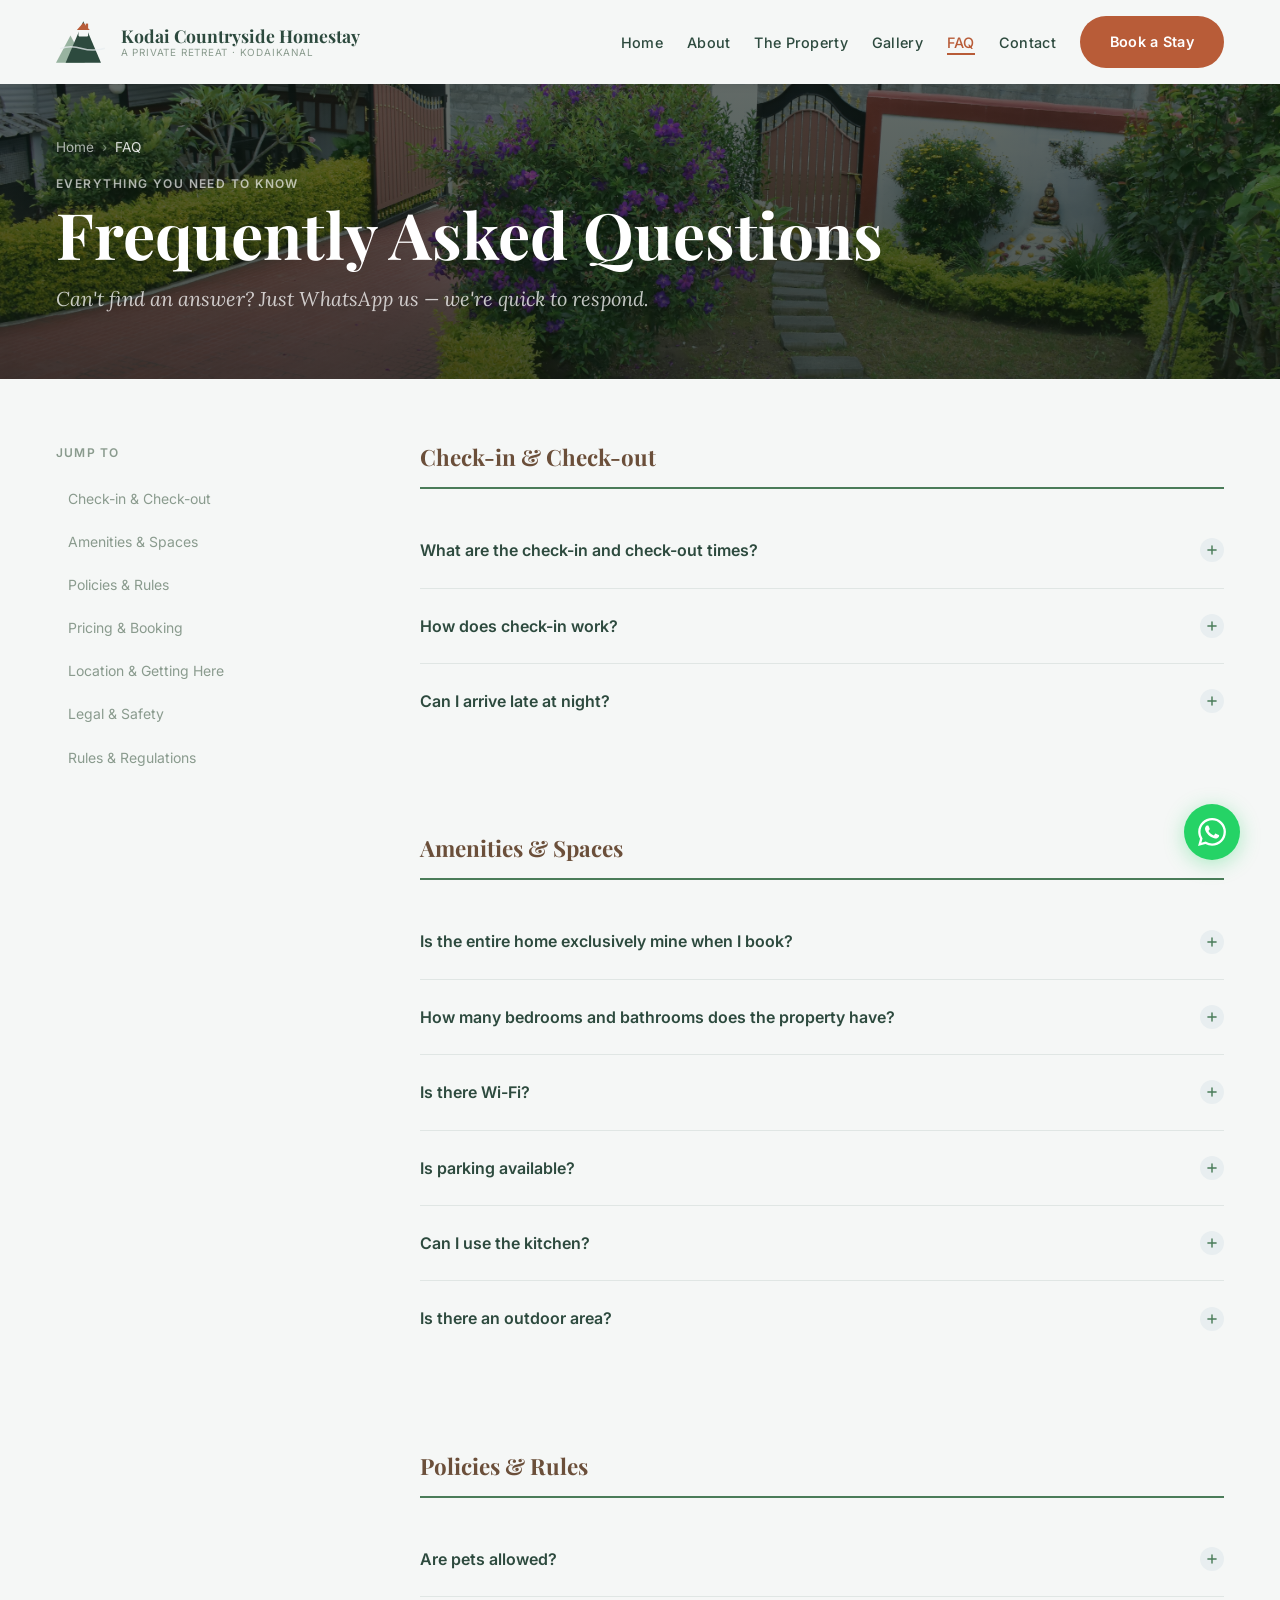
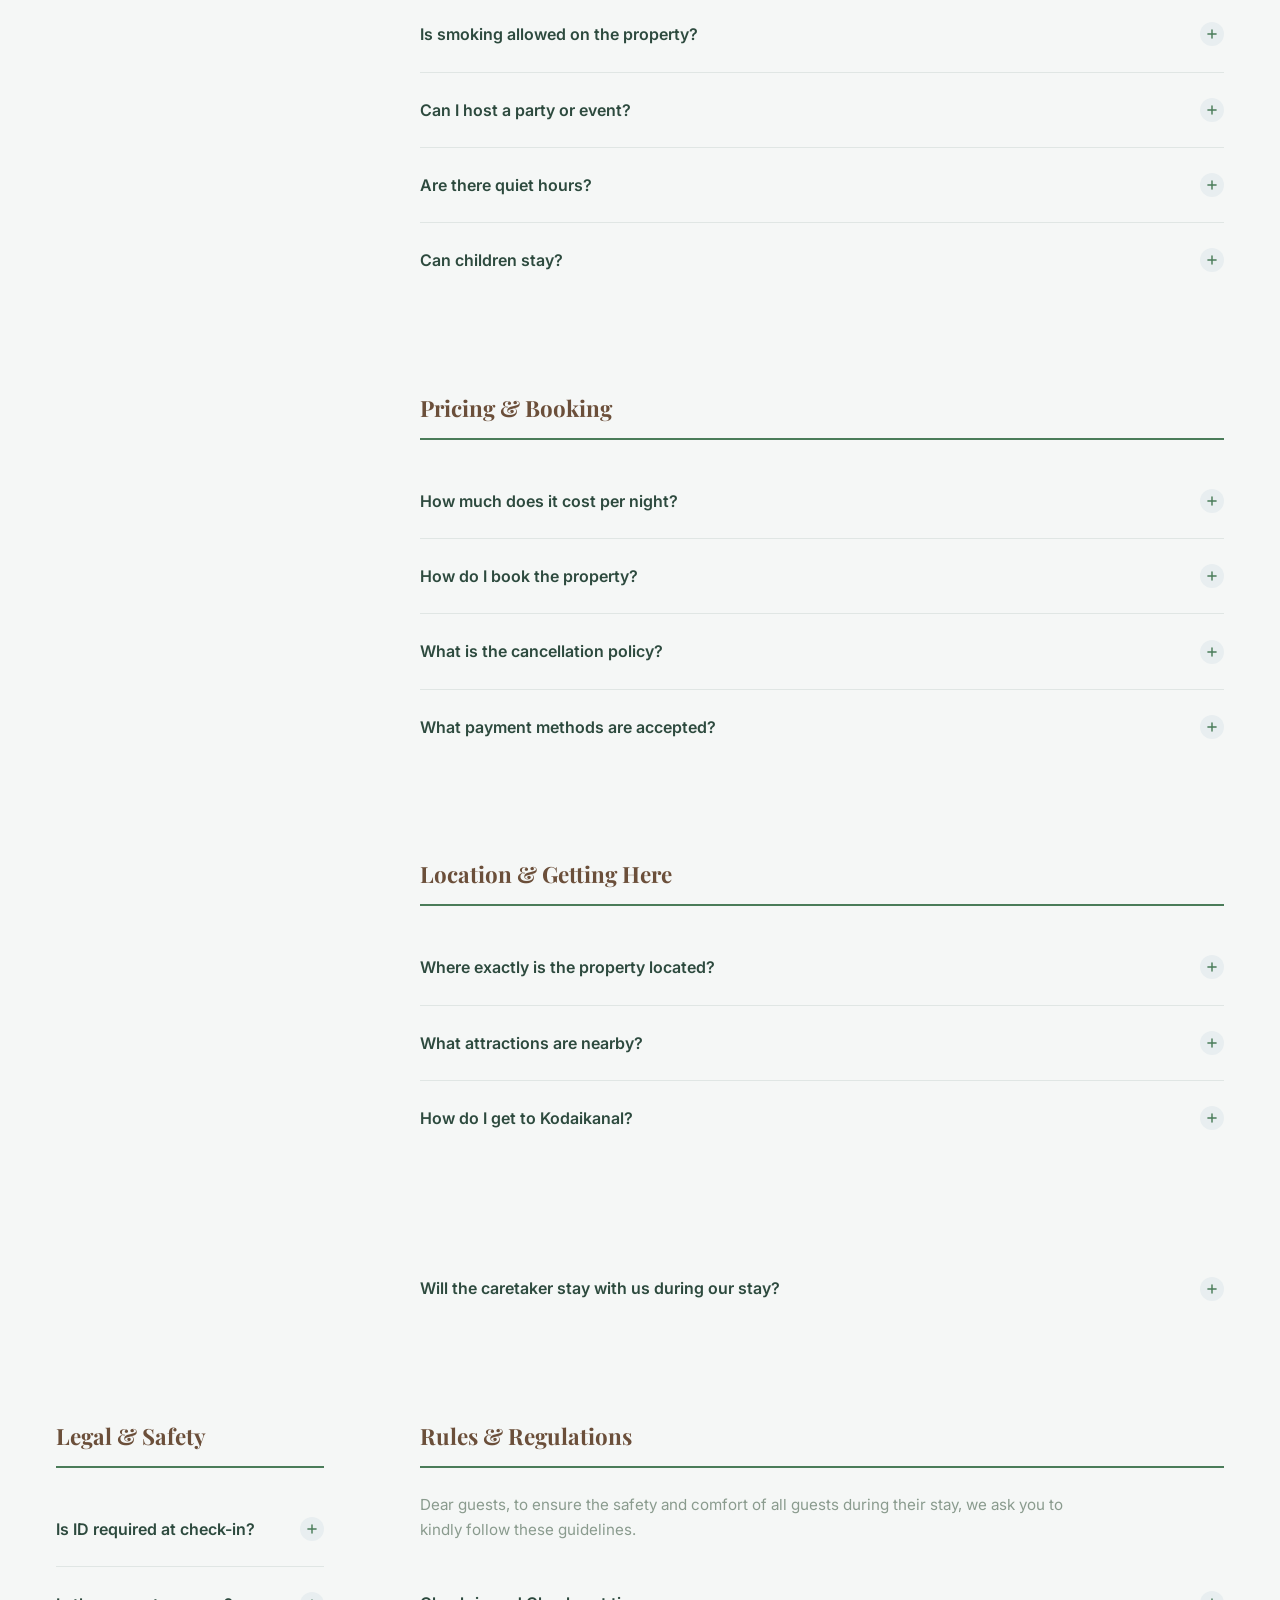
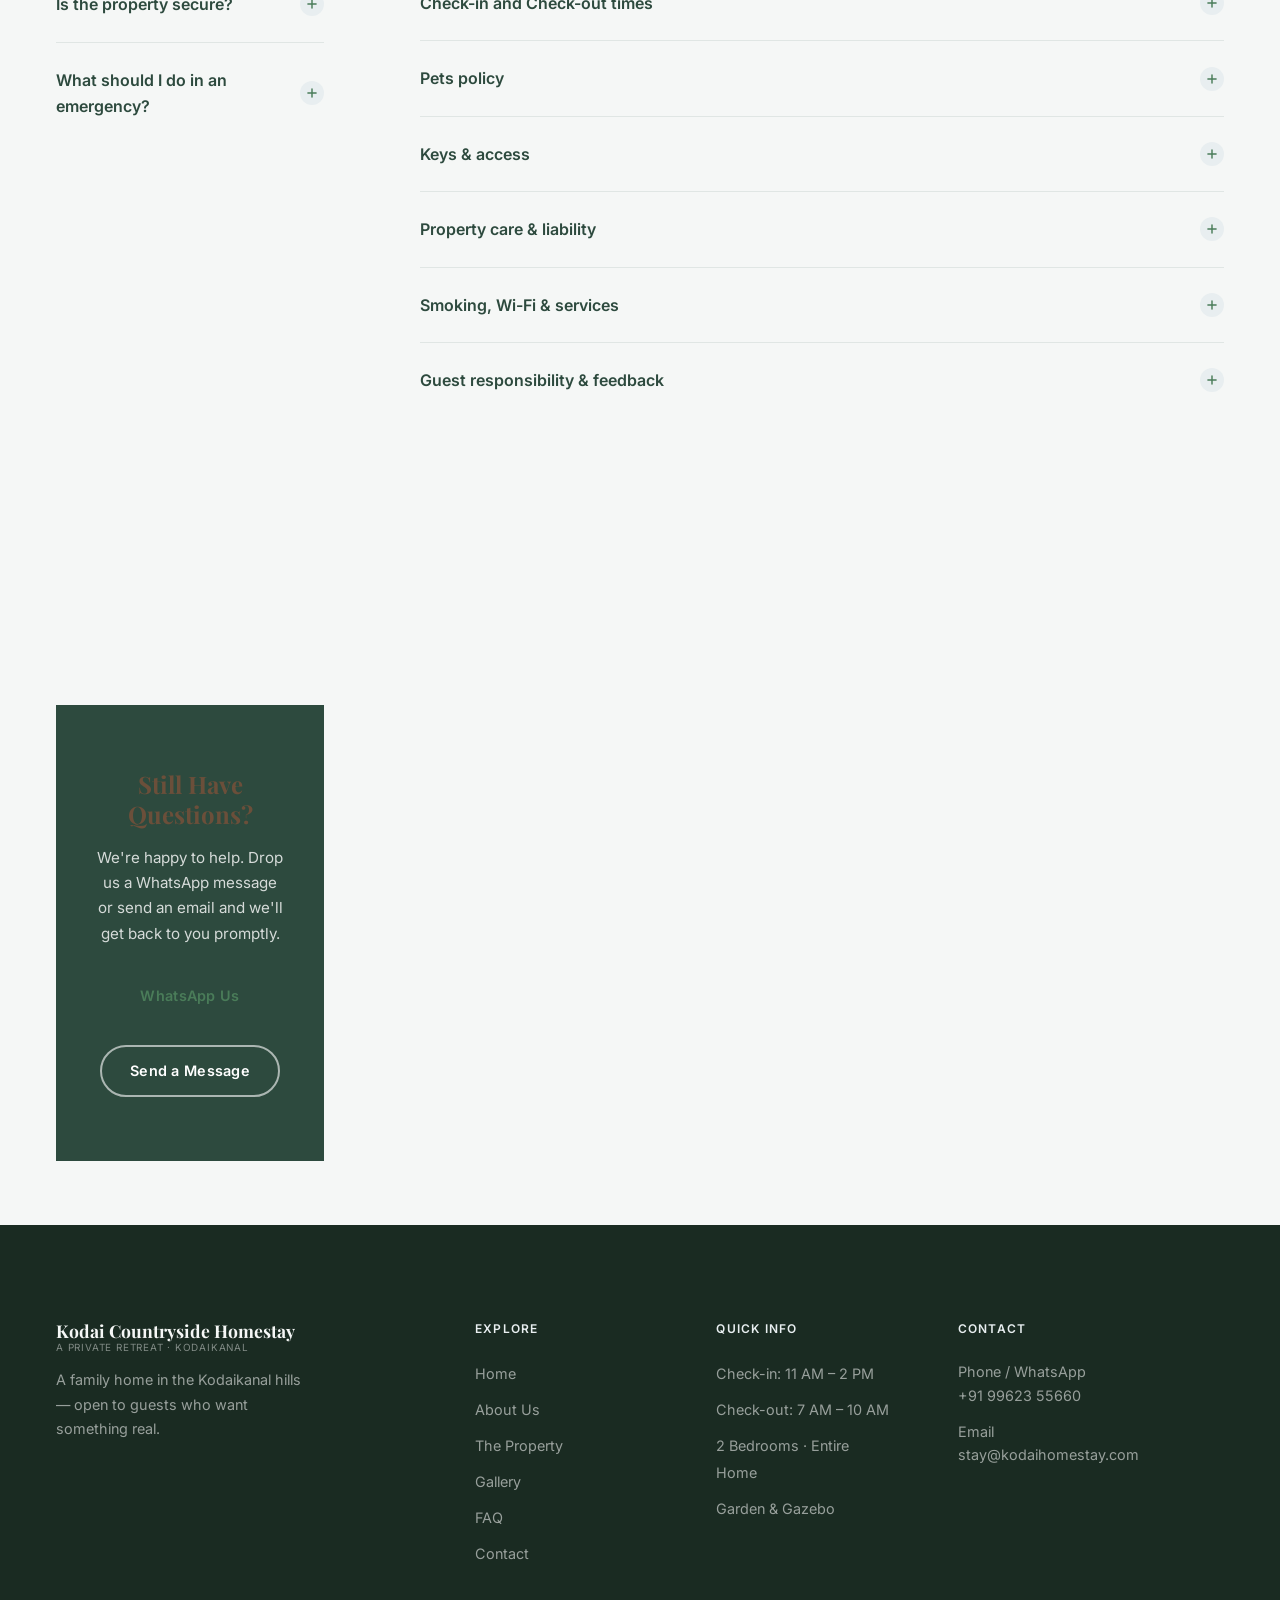
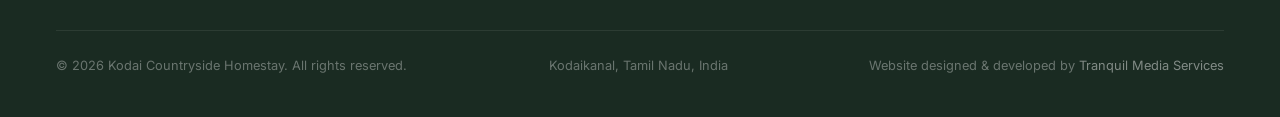
<file: faq.html>
<!DOCTYPE html>
<html lang="en">
<head>
  <meta charset="UTF-8">
  <meta name="viewport" content="width=device-width, initial-scale=1.0">
  <meta http-equiv="X-UA-Compatible" content="IE=edge">

  <title>FAQ | Kodai Countryside Homestay Kodaikanal</title>
  <meta name="description" content="Frequently asked questions about staying at Kodai Countryside Homestay in Kodaikanal — check-in times, pets, cancellation, amenities and more.">
  <meta name="robots" content="index, follow">
  <link rel="canonical" href="https://www.kodayhomestay.com/faq.html">

  <meta property="og:type" content="website">
  <meta property="og:title" content="FAQ | Kodai Countryside Homestay Kodaikanal">
  <meta property="og:description" content="Got questions? Find answers about check-in times, pets, amenities, pricing, and more at Kodai Countryside Homestay.">
  <meta property="og:image" content="https://www.kodayhomestay.com/assets/images/og/og-default.jpg">
  <meta property="og:url" content="https://www.kodayhomestay.com/faq.html">
  <meta property="og:locale" content="en_IN">

  <link rel="icon" type="image/x-icon" href="/assets/icons/favicon.ico">
  <link rel="apple-touch-icon" href="/assets/icons/apple-touch-icon.png">
  <link rel="manifest" href="/site.webmanifest">
  <meta name="theme-color" content="#2D4A3E">

  <link rel="preconnect" href="https://fonts.googleapis.com">
  <link rel="preconnect" href="https://fonts.gstatic.com" crossorigin>
  <link rel="stylesheet" href="https://fonts.googleapis.com/css2?family=Playfair+Display:ital,wght@0,400;0,700;1,400&family=Inter:wght@400;500;600&family=Lora:ital,wght@0,400;1,400&display=swap">

  <link rel="stylesheet" href="assets/css/main.css">
  <link rel="stylesheet" href="assets/css/layout.css">
  <link rel="stylesheet" href="assets/css/components.css">
  <link rel="stylesheet" href="assets/css/responsive.css">

  <script type="application/ld+json">
  {
    "@context": "https://schema.org",
    "@type": "FAQPage",
    "mainEntity": [
      {
        "@type": "Question",
        "name": "What are the check-in and check-out times?",
        "acceptedAnswer": {
          "@type": "Answer",
          "text": "Check-in is between 11:00 AM and 2:00 PM. Check-out is between 7:00 AM and 10:00 AM. If you need flexibility, please get in touch with us in advance and we will do our best to accommodate."
        }
      },
      {
        "@type": "Question",
        "name": "Are pets allowed?",
        "acceptedAnswer": {
          "@type": "Answer",
          "text": "Yes, 1 pet is allowed with prior approval. Please inform us when making your enquiry so we can make the necessary arrangements."
        }
      },
      {
        "@type": "Question",
        "name": "How many bathrooms are there?",
        "acceptedAnswer": {
          "@type": "Answer",
          "text": "The property has 2 bathrooms for exclusive use by guests staying in the home."
        }
      },
      {
        "@type": "Question",
        "name": "Is the entire home exclusively mine when I book?",
        "acceptedAnswer": {
          "@type": "Answer",
          "text": "Yes. When you book Kodai Countryside Homestay, you get the entire 2-bedroom bungalow exclusively — both bedrooms, the living room, dining area, kitchen, garden, and gazebo. No other guests share the space."
        }
      },
      {
        "@type": "Question",
        "name": "What is the pricing?",
        "acceptedAnswer": {
          "@type": "Answer",
          "text": "We do not list fixed rates online as pricing varies by season, group size, and duration of stay. Please reach out to us via WhatsApp or the contact form for a personalised quote."
        }
      }
    ]
  }
  </script>

  <script type="application/ld+json">
  {
    "@context": "https://schema.org",
    "@type": "BreadcrumbList",
    "itemListElement": [
      {"@type": "ListItem", "position": 1, "name": "Home", "item": "https://www.kodayhomestay.com/"},
      {"@type": "ListItem", "position": 2, "name": "FAQ", "item": "https://www.kodayhomestay.com/faq.html"}
    ]
  }
  </script>

  <style>
    /* ── FAQ layout ── */
    .faq-layout { display: grid; grid-template-columns: 1fr 3fr; gap: var(--space-2xl); align-items: start; }
    .faq-sidebar { position: sticky; top: 100px; }
    .faq-sidebar__list { list-style: none; padding: 0; margin: 0; }
    .faq-sidebar__list li + li { margin-top: 0.25rem; }
    .faq-sidebar__list a { display: block; padding: 0.5rem 0.75rem; border-radius: var(--radius-sm); font-size: 0.875rem; color: var(--color-smoke); text-decoration: none; transition: background 0.2s, color 0.2s; }
    .faq-sidebar__list a:hover { background: var(--color-mist); color: var(--color-pine); }

    /* ── FAQ section ── */
    .faq-section { margin-bottom: var(--space-2xl); }
    .faq-section__title { font-family: 'Playfair Display', serif; font-size: 1.4rem; color: var(--color-bark); margin-bottom: var(--space-md); padding-bottom: var(--space-sm); border-bottom: 2px solid var(--color-eucalyptus); }

    /* ── FAQ item ── */
    .faq-item { border-bottom: 1px solid var(--color-border, #e0e6e4); }
    .faq-item:last-child { border-bottom: none; }
    .faq-item summary {
      display: flex;
      justify-content: space-between;
      align-items: center;
      gap: var(--space-md);
      padding: var(--space-md) 0;
      cursor: pointer;
      font-weight: 600;
      font-size: 1rem;
      color: var(--color-pine);
      list-style: none;
      user-select: none;
    }
    .faq-item summary::-webkit-details-marker { display: none; }
    .faq-item summary .faq-icon {
      flex-shrink: 0;
      width: 24px; height: 24px;
      border-radius: 50%;
      background: var(--color-mist);
      display: flex; align-items: center; justify-content: center;
      transition: background 0.2s, transform 0.3s;
      color: var(--color-eucalyptus);
    }
    .faq-item[open] summary .faq-icon { background: var(--color-eucalyptus); color: #fff; transform: rotate(45deg); }
    .faq-item__answer { padding: 0 0 var(--space-md) 0; color: var(--color-smoke); line-height: 1.8; font-size: 0.95rem; }
    .faq-item__answer p + p { margin-top: 0.75rem; }
    .faq-item__answer ul { padding-left: 1.25rem; margin-top: 0.5rem; }
    .faq-item__answer ul li { margin-bottom: 0.35rem; }

    /* ── Contact nudge ── */
    .faq-nudge { background: var(--color-pine); color: #fff; border-radius: var(--radius-xl); padding: var(--space-xl) var(--space-lg); text-align: center; margin-top: var(--space-2xl); }
    .faq-nudge h3 { font-family: 'Playfair Display', serif; font-size: 1.5rem; margin-bottom: var(--space-sm); }
    .faq-nudge p { opacity: 0.8; margin-bottom: var(--space-md); font-size: 0.95rem; }

    @media (max-width: 767px) {
      .faq-layout { grid-template-columns: 1fr; }
      .faq-sidebar { display: none; }
    }
  </style>
</head>
<body>

  <a href="#main-content" class="skip-link">Skip to main content</a>

  <header class="site-header" role="banner">
    <div class="container site-header__inner">
      <a href="index.html" class="site-logo" aria-label="Kodai Countryside Homestay — Home">
        <img src="assets/icons/logo-icon.svg" alt="" width="50" height="46" aria-hidden="true" class="site-logo__img">
        <span class="site-logo__text"><span class="site-logo__name">Kodai Countryside Homestay</span><span class="site-logo__tagline">A Private Retreat · Kodaikanal</span></span>
      </a>
      <nav class="primary-nav" aria-label="Primary navigation">
        <ul class="nav-links" role="list">
          <li><a href="index.html">Home</a></li>
          <li><a href="about.html">About</a></li>
          <li><a href="rooms.html">The Property</a></li>
          <li><a href="gallery.html">Gallery</a></li>
          <li><a href="faq.html" aria-current="page">FAQ</a></li>
          <li><a href="contact.html">Contact</a></li>
        </ul>
        <a href="contact.html" class="nav-cta btn">Book a Stay</a>
      </nav>
      <button class="hamburger" aria-label="Open navigation menu" aria-expanded="false" aria-controls="mobile-nav">
        <span class="hamburger__bar"></span><span class="hamburger__bar"></span><span class="hamburger__bar"></span>
      </button>
    </div>
  </header>

  <div class="mobile-nav-overlay" aria-hidden="true"></div>
  <nav class="mobile-nav" id="mobile-nav" aria-label="Mobile navigation" aria-hidden="true">
    <button class="mobile-nav__close" aria-label="Close navigation"><svg xmlns="http://www.w3.org/2000/svg" width="20" height="20" viewBox="0 0 24 24" fill="none" stroke="currentColor" stroke-width="2" stroke-linecap="round" stroke-linejoin="round" aria-hidden="true"><line x1="18" y1="6" x2="6" y2="18"/><line x1="6" y1="6" x2="18" y2="18"/></svg></button>
    <ul class="mobile-nav__links" role="list">
      <li><a href="index.html">Home</a></li>
      <li><a href="about.html">About</a></li>
      <li><a href="rooms.html">The Property</a></li>
      <li><a href="gallery.html">Gallery</a></li>
      <li><a href="faq.html" aria-current="page">FAQ</a></li>
      <li><a href="contact.html">Contact</a></li>
    </ul>
    <a href="contact.html" class="mobile-nav__cta">Book a Stay</a>
  </nav>

  <main id="main-content" class="page-main">

    <!-- Page Hero -->
    <div class="page-hero" style="background-image:url('assets/images/gallery/PMH_1529.JPG');background-size:cover;background-position:center;" role="banner" aria-label="FAQ — Kodai Countryside Homestay">
      <div class="container page-hero__content">
        <nav class="breadcrumb" aria-label="Breadcrumb">
          <a href="index.html">Home</a>
          <span class="breadcrumb__sep" aria-hidden="true">›</span>
          <span class="breadcrumb__current">FAQ</span>
        </nav>
        <p class="label" style="color:rgba(255,255,255,0.65)">Everything you need to know</p>
        <h1>Frequently Asked Questions</h1>
        <p class="lead">Can't find an answer? Just WhatsApp us — we're quick to respond.</p>
      </div>
    </div>

    <!-- FAQ Content -->
    <section class="section section--cloud" aria-labelledby="faq-main-heading">
      <div class="container">
        <h2 id="faq-main-heading" class="sr-only">Frequently Asked Questions</h2>
        <div class="faq-layout">

          <!-- Sidebar nav -->
          <aside class="faq-sidebar" aria-label="FAQ categories">
            <p style="font-size:0.75rem;font-weight:600;letter-spacing:0.1em;text-transform:uppercase;color:var(--color-smoke);margin-bottom:var(--space-sm);">Jump to</p>
            <ul class="faq-sidebar__list">
              <li><a href="#faq-checkin">Check-in &amp; Check-out</a></li>
              <li><a href="#faq-amenities">Amenities &amp; Spaces</a></li>
              <li><a href="#faq-policies">Policies &amp; Rules</a></li>
              <li><a href="#faq-pricing">Pricing &amp; Booking</a></li>
              <li><a href="#faq-location">Location &amp; Getting Here</a></li>
              <li><a href="#faq-legal">Legal &amp; Safety</a></li>
              <li><a href="#faq-rules">Rules &amp; Regulations</a></li>
            </ul>
          </aside>

          <!-- FAQ Sections -->
          <div>

            <!-- Check-in & Check-out -->
            <div class="faq-section" id="faq-checkin" data-reveal>
              <h3 class="faq-section__title">Check-in &amp; Check-out</h3>

              <details class="faq-item">
                <summary>
                  What are the check-in and check-out times?
                  <span class="faq-icon" aria-hidden="true">
                    <svg xmlns="http://www.w3.org/2000/svg" width="14" height="14" viewBox="0 0 24 24" fill="none" stroke="currentColor" stroke-width="2.5" stroke-linecap="round" stroke-linejoin="round"><line x1="12" y1="5" x2="12" y2="19"/><line x1="5" y1="12" x2="19" y2="12"/></svg>
                  </span>
                </summary>
                <div class="faq-item__answer">
                  <p>Check-in time is <strong>11:00 AM – 2:00 PM</strong>. Check-out time is <strong>7:00 AM – 10:00 AM</strong>.</p>
                  <p>If you need an early check-in or a late check-out, please reach out to us in advance via WhatsApp and we will try our best to accommodate you.</p>
                  <p>The caretaker can arrange <strong>food and campfire</strong> on request at an additional cost. Please let us know in advance so arrangements can be made.</p>
                </div>
              </details>

              <details class="faq-item">
                <summary>
                  How does check-in work?
                  <span class="faq-icon" aria-hidden="true">
                    <svg xmlns="http://www.w3.org/2000/svg" width="14" height="14" viewBox="0 0 24 24" fill="none" stroke="currentColor" stroke-width="2.5" stroke-linecap="round" stroke-linejoin="round"><line x1="12" y1="5" x2="12" y2="19"/><line x1="5" y1="12" x2="19" y2="12"/></svg>
                  </span>
                </summary>
                <div class="faq-item__answer">
                  <p>We offer a private, self-guided check-in experience. You'll receive detailed instructions and a property walkthrough before your arrival so you're all set from the moment you step in.</p>
                  <p>A valid government-issued photo ID is required from all adult guests at check-in.</p>
                </div>
              </details>

              <details class="faq-item">
                <summary>
                  Can I arrive late at night?
                  <span class="faq-icon" aria-hidden="true">
                    <svg xmlns="http://www.w3.org/2000/svg" width="14" height="14" viewBox="0 0 24 24" fill="none" stroke="currentColor" stroke-width="2.5" stroke-linecap="round" stroke-linejoin="round"><line x1="12" y1="5" x2="12" y2="19"/><line x1="5" y1="12" x2="19" y2="12"/></svg>
                  </span>
                </summary>
                <div class="faq-item__answer">
                  <p>Please inform us in advance if you plan to arrive outside the standard check-in window. We will make suitable arrangements to ensure you have a smooth and comfortable arrival.</p>
                </div>
              </details>
            </div>

            <!-- Amenities & Spaces -->
            <div class="faq-section" id="faq-amenities" data-reveal>
              <h3 class="faq-section__title">Amenities &amp; Spaces</h3>

              <details class="faq-item">
                <summary>
                  Is the entire home exclusively mine when I book?
                  <span class="faq-icon" aria-hidden="true">
                    <svg xmlns="http://www.w3.org/2000/svg" width="14" height="14" viewBox="0 0 24 24" fill="none" stroke="currentColor" stroke-width="2.5" stroke-linecap="round" stroke-linejoin="round"><line x1="12" y1="5" x2="12" y2="19"/><line x1="5" y1="12" x2="19" y2="12"/></svg>
                  </span>
                </summary>
                <div class="faq-item__answer">
                  <p>Yes — completely. When you book Kodai Countryside Homestay, you get the entire 2-bedroom bungalow exclusively. Both bedrooms, the living room, dining area, kitchen, garden, and gazebo are all yours. No other guests share the property.</p>
                </div>
              </details>

              <details class="faq-item">
                <summary>
                  How many bedrooms and bathrooms does the property have?
                  <span class="faq-icon" aria-hidden="true">
                    <svg xmlns="http://www.w3.org/2000/svg" width="14" height="14" viewBox="0 0 24 24" fill="none" stroke="currentColor" stroke-width="2.5" stroke-linecap="round" stroke-linejoin="round"><line x1="12" y1="5" x2="12" y2="19"/><line x1="5" y1="12" x2="19" y2="12"/></svg>
                  </span>
                </summary>
                <div class="faq-item__answer">
                  <p>The property has <strong>2 bedrooms</strong>, <strong>2 bathrooms</strong>, and <strong>1 separate bathroom for the driver</strong>.</p>
                  <ul style="margin-top:0.5rem;padding-left:1.2rem;line-height:2;">
                    <li><strong>Bedroom 1</strong> — Queen size bed with Garden view</li>
                    <li><strong>Bedroom 2</strong> — King size bed with Hillside view</li>
                  </ul>
                  <p>Both bathrooms are for the exclusive use of your group. A separate driver's bathroom is also available.</p>
                </div>
              </details>

              <details class="faq-item">
                <summary>
                  Is there Wi-Fi?
                  <span class="faq-icon" aria-hidden="true">
                    <svg xmlns="http://www.w3.org/2000/svg" width="14" height="14" viewBox="0 0 24 24" fill="none" stroke="currentColor" stroke-width="2.5" stroke-linecap="round" stroke-linejoin="round"><line x1="12" y1="5" x2="12" y2="19"/><line x1="5" y1="12" x2="19" y2="12"/></svg>
                  </span>
                </summary>
                <div class="faq-item__answer">
                  <p>Yes, free Wi-Fi is available throughout the property. Please note that Kodaikanal is a hill station and connectivity may occasionally vary depending on weather conditions.</p>
                </div>
              </details>

              <details class="faq-item">
                <summary>
                  Is parking available?
                  <span class="faq-icon" aria-hidden="true">
                    <svg xmlns="http://www.w3.org/2000/svg" width="14" height="14" viewBox="0 0 24 24" fill="none" stroke="currentColor" stroke-width="2.5" stroke-linecap="round" stroke-linejoin="round"><line x1="12" y1="5" x2="12" y2="19"/><line x1="5" y1="12" x2="19" y2="12"/></svg>
                  </span>
                </summary>
                <div class="faq-item__answer">
                  <p>Yes, free car parking is available on the property for all guests.</p>
                </div>
              </details>

              <details class="faq-item">
                <summary>
                  Can I use the kitchen?
                  <span class="faq-icon" aria-hidden="true">
                    <svg xmlns="http://www.w3.org/2000/svg" width="14" height="14" viewBox="0 0 24 24" fill="none" stroke="currentColor" stroke-width="2.5" stroke-linecap="round" stroke-linejoin="round"><line x1="12" y1="5" x2="12" y2="19"/><line x1="5" y1="12" x2="19" y2="12"/></svg>
                  </span>
                </summary>
                <div class="faq-item__answer">
                  <p>Yes, the fully equipped private kitchen is available for your use. It is stocked with the essentials — gas stove, refrigerator, microwave oven, and cookware. You are welcome to prepare your own meals.</p>
                  <p>Please note that <strong>additional charges apply for kitchen utensil cleaning and room service</strong>.</p>
                </div>
              </details>

              <details class="faq-item">
                <summary>
                  Is there an outdoor area?
                  <span class="faq-icon" aria-hidden="true">
                    <svg xmlns="http://www.w3.org/2000/svg" width="14" height="14" viewBox="0 0 24 24" fill="none" stroke="currentColor" stroke-width="2.5" stroke-linecap="round" stroke-linejoin="round"><line x1="12" y1="5" x2="12" y2="19"/><line x1="5" y1="12" x2="19" y2="12"/></svg>
                  </span>
                </summary>
                <div class="faq-item__answer">
                  <p>Absolutely. The property features a beautifully landscaped garden, a shaded gazebo with seating, a balcony, an outdoor fireplace, and a BBQ grill — all with views of the surrounding hills. It's one of the best parts of staying here.</p>
                </div>
              </details>
            </div>

            <!-- Policies & Rules -->
            <div class="faq-section" id="faq-policies" data-reveal>
              <h3 class="faq-section__title">Policies &amp; Rules</h3>

              <details class="faq-item">
                <summary>
                  Are pets allowed?
                  <span class="faq-icon" aria-hidden="true">
                    <svg xmlns="http://www.w3.org/2000/svg" width="14" height="14" viewBox="0 0 24 24" fill="none" stroke="currentColor" stroke-width="2.5" stroke-linecap="round" stroke-linejoin="round"><line x1="12" y1="5" x2="12" y2="19"/><line x1="5" y1="12" x2="19" y2="12"/></svg>
                  </span>
                </summary>
                <div class="faq-item__answer">
                  <p>1 pet is allowed with prior approval and an additional charge. Please mention that you'll be bringing a pet when making your enquiry so we can make the necessary arrangements.</p>
                </div>
              </details>

              <details class="faq-item">
                <summary>
                  Is smoking allowed on the property?
                  <span class="faq-icon" aria-hidden="true">
                    <svg xmlns="http://www.w3.org/2000/svg" width="14" height="14" viewBox="0 0 24 24" fill="none" stroke="currentColor" stroke-width="2.5" stroke-linecap="round" stroke-linejoin="round"><line x1="12" y1="5" x2="12" y2="19"/><line x1="5" y1="12" x2="19" y2="12"/></svg>
                  </span>
                </summary>
                <div class="faq-item__answer">
                  <p>Smoking is not permitted inside the home. Guests who wish to smoke must do so in designated outdoor areas only.</p>
                </div>
              </details>

              <details class="faq-item">
                <summary>
                  Can I host a party or event?
                  <span class="faq-icon" aria-hidden="true">
                    <svg xmlns="http://www.w3.org/2000/svg" width="14" height="14" viewBox="0 0 24 24" fill="none" stroke="currentColor" stroke-width="2.5" stroke-linecap="round" stroke-linejoin="round"><line x1="12" y1="5" x2="12" y2="19"/><line x1="5" y1="12" x2="19" y2="12"/></svg>
                  </span>
                </summary>
                <div class="faq-item__answer">
                  <p>Parties and organised events are not permitted on the property. This is a peaceful family home and we ask all guests to respect the nature of the space and the neighbourhood.</p>
                </div>
              </details>

              <details class="faq-item">
                <summary>
                  Are there quiet hours?
                  <span class="faq-icon" aria-hidden="true">
                    <svg xmlns="http://www.w3.org/2000/svg" width="14" height="14" viewBox="0 0 24 24" fill="none" stroke="currentColor" stroke-width="2.5" stroke-linecap="round" stroke-linejoin="round"><line x1="12" y1="5" x2="12" y2="19"/><line x1="5" y1="12" x2="19" y2="12"/></svg>
                  </span>
                </summary>
                <div class="faq-item__answer">
                  <p>Yes. Quiet hours are observed from <strong>11:00 PM to 5:00 AM</strong>. We ask guests to keep noise to a minimum during this time out of respect for the neighbours and the peaceful environment.</p>
                </div>
              </details>

              <details class="faq-item">
                <summary>
                  Can children stay?
                  <span class="faq-icon" aria-hidden="true">
                    <svg xmlns="http://www.w3.org/2000/svg" width="14" height="14" viewBox="0 0 24 24" fill="none" stroke="currentColor" stroke-width="2.5" stroke-linecap="round" stroke-linejoin="round"><line x1="12" y1="5" x2="12" y2="19"/><line x1="5" y1="12" x2="19" y2="12"/></svg>
                  </span>
                </summary>
                <div class="faq-item__answer">
                  <p>Children of all ages are warmly welcome! The garden and outdoor spaces are perfect for families. Guests under 18 must be accompanied by a parent or legal guardian throughout their stay.</p>
                </div>
              </details>
            </div>

            <!-- Pricing & Booking -->
            <div class="faq-section" id="faq-pricing" data-reveal>
              <h3 class="faq-section__title">Pricing &amp; Booking</h3>

              <details class="faq-item">
                <summary>
                  How much does it cost per night?
                  <span class="faq-icon" aria-hidden="true">
                    <svg xmlns="http://www.w3.org/2000/svg" width="14" height="14" viewBox="0 0 24 24" fill="none" stroke="currentColor" stroke-width="2.5" stroke-linecap="round" stroke-linejoin="round"><line x1="12" y1="5" x2="12" y2="19"/><line x1="5" y1="12" x2="19" y2="12"/></svg>
                  </span>
                </summary>
                <div class="faq-item__answer">
                  <p>We do not list fixed rates online as pricing varies based on the season, number of guests, and duration of your stay. Please reach out to us via WhatsApp or the contact form for a personalised quote.</p>
                </div>
              </details>

              <details class="faq-item">
                <summary>
                  How do I book the property?
                  <span class="faq-icon" aria-hidden="true">
                    <svg xmlns="http://www.w3.org/2000/svg" width="14" height="14" viewBox="0 0 24 24" fill="none" stroke="currentColor" stroke-width="2.5" stroke-linecap="round" stroke-linejoin="round"><line x1="12" y1="5" x2="12" y2="19"/><line x1="5" y1="12" x2="19" y2="12"/></svg>
                  </span>
                </summary>
                <div class="faq-item__answer">
                  <p>The easiest way is to WhatsApp us directly at <strong><a data-cfg="phone-href" href="tel:+919962355660" style="color:var(--color-eucalyptus)"><span data-cfg="phone">+91 99623 55660</span></a></strong> with your preferred dates, number of guests, and any special requirements. You can also use the <a href="contact.html" style="color:var(--color-eucalyptus);">contact form</a>.</p>
                </div>
              </details>

              <details class="faq-item">
                <summary>
                  What is the cancellation policy?
                  <span class="faq-icon" aria-hidden="true">
                    <svg xmlns="http://www.w3.org/2000/svg" width="14" height="14" viewBox="0 0 24 24" fill="none" stroke="currentColor" stroke-width="2.5" stroke-linecap="round" stroke-linejoin="round"><line x1="12" y1="5" x2="12" y2="19"/><line x1="5" y1="12" x2="19" y2="12"/></svg>
                  </span>
                </summary>
                <div class="faq-item__answer">
                  <p>Please contact us to discuss the cancellation terms applicable to your booking. We try to be fair and flexible — especially for unforeseen circumstances. We'll always communicate clearly before confirming your stay.</p>
                </div>
              </details>

              <details class="faq-item">
                <summary>
                  What payment methods are accepted?
                  <span class="faq-icon" aria-hidden="true">
                    <svg xmlns="http://www.w3.org/2000/svg" width="14" height="14" viewBox="0 0 24 24" fill="none" stroke="currentColor" stroke-width="2.5" stroke-linecap="round" stroke-linejoin="round"><line x1="12" y1="5" x2="12" y2="19"/><line x1="5" y1="12" x2="19" y2="12"/></svg>
                  </span>
                </summary>
                <div class="faq-item__answer">
                  <p>We accept UPI transfers and bank transfers. Details will be shared at the time of booking confirmation. Please reach out to us if you have any specific requirements.</p>
                </div>
              </details>
            </div>

            <!-- Location -->
            <div class="faq-section" id="faq-location" data-reveal>
              <h3 class="faq-section__title">Location &amp; Getting Here</h3>

              <details class="faq-item">
                <summary>
                  Where exactly is the property located?
                  <span class="faq-icon" aria-hidden="true">
                    <svg xmlns="http://www.w3.org/2000/svg" width="14" height="14" viewBox="0 0 24 24" fill="none" stroke="currentColor" stroke-width="2.5" stroke-linecap="round" stroke-linejoin="round"><line x1="12" y1="5" x2="12" y2="19"/><line x1="5" y1="12" x2="19" y2="12"/></svg>
                  </span>
                </summary>
                <div class="faq-item__answer">
                  <p>The homestay is located in Kodaikanal, Tamil Nadu — 624101. Exact directions will be shared with you upon booking confirmation via WhatsApp.</p>
                </div>
              </details>

              <details class="faq-item">
                <summary>
                  What attractions are nearby?
                  <span class="faq-icon" aria-hidden="true">
                    <svg xmlns="http://www.w3.org/2000/svg" width="14" height="14" viewBox="0 0 24 24" fill="none" stroke="currentColor" stroke-width="2.5" stroke-linecap="round" stroke-linejoin="round"><line x1="12" y1="5" x2="12" y2="19"/><line x1="5" y1="12" x2="19" y2="12"/></svg>
                  </span>
                </summary>
                <div class="faq-item__answer">
                  <p>Several popular Kodaikanal attractions are close by:</p>
                  <ul>
                    <li>Kodaikanal Lake — 5 miles</li>
                    <li>Bear Shola Falls — 5 miles</li>
                    <li>Coaker's Walk — 5 miles</li>
                    <li>Bryant Park — nearby</li>
                    <li>Silver Cascade Falls — nearby</li>
                    <li>Madurai Airport — 85 miles</li>
                  </ul>
                </div>
              </details>

              <details class="faq-item">
                <summary>
                  How do I get to Kodaikanal?
                  <span class="faq-icon" aria-hidden="true">
                    <svg xmlns="http://www.w3.org/2000/svg" width="14" height="14" viewBox="0 0 24 24" fill="none" stroke="currentColor" stroke-width="2.5" stroke-linecap="round" stroke-linejoin="round"><line x1="12" y1="5" x2="12" y2="19"/><line x1="5" y1="12" x2="19" y2="12"/></svg>
                  </span>
                </summary>
                <div class="faq-item__answer">
                  <p><strong>By air:</strong> The nearest airport is Madurai International Airport (IXM), approximately 85 miles away. From there, cabs are available.</p>
                  <p><strong>By train:</strong> The nearest railway stations are Kodaikanal Road (KQN), about 70 km away, and Dindigul Junction (DG), approximately 70 miles away. Cabs and buses connect to Kodaikanal from both stations.</p>
                  <p><strong>By road:</strong> Kodaikanal is well-connected by road from Madurai, Coimbatore, Bengaluru, and Chennai. State buses and private taxis are available.</p>
                </div>
              </details>
            </div>

              <details class="faq-item">
                <summary>
                  Will the caretaker stay with us during our stay?
                  <span class="faq-icon" aria-hidden="true">
                    <svg xmlns="http://www.w3.org/2000/svg" width="14" height="14" viewBox="0 0 24 24" fill="none" stroke="currentColor" stroke-width="2.5" stroke-linecap="round" stroke-linejoin="round"><line x1="12" y1="5" x2="12" y2="19"/><line x1="5" y1="12" x2="19" y2="12"/></svg>
                  </span>
                </summary>
                <div class="faq-item__answer">
                  <p>No. The caretaker will be present during check-in and check-out to assist you, but will not stay at the homestay during your visit. You will have the entire property completely to yourselves.</p>
                </div>
              </details>
            </div>

            <!-- Legal & Safety -->
            <div class="faq-section" id="faq-legal" data-reveal>
              <h3 class="faq-section__title">Legal &amp; Safety</h3>

              <details class="faq-item">
                <summary>
                  Is ID required at check-in?
                  <span class="faq-icon" aria-hidden="true">
                    <svg xmlns="http://www.w3.org/2000/svg" width="14" height="14" viewBox="0 0 24 24" fill="none" stroke="currentColor" stroke-width="2.5" stroke-linecap="round" stroke-linejoin="round"><line x1="12" y1="5" x2="12" y2="19"/><line x1="5" y1="12" x2="19" y2="12"/></svg>
                  </span>
                </summary>
                <div class="faq-item__answer">
                  <p>Yes, a valid government-issued photo ID (Aadhaar card, Passport, Driving Licence, or Voter ID) is required from all adult guests at check-in as per local regulations. Please carry an original copy.</p>
                </div>
              </details>

              <details class="faq-item">
                <summary>
                  Is the property secure?
                  <span class="faq-icon" aria-hidden="true">
                    <svg xmlns="http://www.w3.org/2000/svg" width="14" height="14" viewBox="0 0 24 24" fill="none" stroke="currentColor" stroke-width="2.5" stroke-linecap="round" stroke-linejoin="round"><line x1="12" y1="5" x2="12" y2="19"/><line x1="5" y1="12" x2="19" y2="12"/></svg>
                  </span>
                </summary>
                <div class="faq-item__answer">
                  <p>Yes. The property has 24-hour security and is well-maintained and secured. Kodaikanal is a safe hill town and the neighbourhood is quiet and residential.</p>
                </div>
              </details>

              <details class="faq-item">
                <summary>
                  What should I do in an emergency?
                  <span class="faq-icon" aria-hidden="true">
                    <svg xmlns="http://www.w3.org/2000/svg" width="14" height="14" viewBox="0 0 24 24" fill="none" stroke="currentColor" stroke-width="2.5" stroke-linecap="round" stroke-linejoin="round"><line x1="12" y1="5" x2="12" y2="19"/><line x1="5" y1="12" x2="19" y2="12"/></svg>
                  </span>
                </summary>
                <div class="faq-item__answer">
                  <p>Contact us immediately on WhatsApp at <strong><a data-cfg="phone-href" href="tel:+919962355660" style="color:var(--color-eucalyptus)"><span data-cfg="phone">+91 99623 55660</span></a></strong>. Emergency contact numbers (hospital, police) for Kodaikanal will also be provided in your check-in guide.</p>
                </div>
              </details>
            </div>

            <!-- Rules & Regulations -->
            <div class="faq-section" id="faq-rules" data-reveal>
              <h3 class="faq-section__title">Rules &amp; Regulations</h3>
              <p style="color:var(--color-smoke);margin-bottom:var(--space-md);font-size:0.95rem;">Dear guests, to ensure the safety and comfort of all guests during their stay, we ask you to kindly follow these guidelines.</p>

              <details class="faq-item">
                <summary>
                  Check-in and Check-out times
                  <span class="faq-icon" aria-hidden="true">
                    <svg xmlns="http://www.w3.org/2000/svg" width="14" height="14" viewBox="0 0 24 24" fill="none" stroke="currentColor" stroke-width="2.5" stroke-linecap="round" stroke-linejoin="round"><line x1="12" y1="5" x2="12" y2="19"/><line x1="5" y1="12" x2="19" y2="12"/></svg>
                  </span>
                </summary>
                <div class="faq-item__answer">
                  <ul>
                    <li>Check-in is from <strong>11:00 AM</strong>.</li>
                    <li>Check-out is until <strong>10:00 AM</strong>.</li>
                  </ul>
                </div>
              </details>

              <details class="faq-item">
                <summary>
                  Pets policy
                  <span class="faq-icon" aria-hidden="true">
                    <svg xmlns="http://www.w3.org/2000/svg" width="14" height="14" viewBox="0 0 24 24" fill="none" stroke="currentColor" stroke-width="2.5" stroke-linecap="round" stroke-linejoin="round"><line x1="12" y1="5" x2="12" y2="19"/><line x1="5" y1="12" x2="19" y2="12"/></svg>
                  </span>
                </summary>
                <div class="faq-item__answer">
                  <ul>
                    <li>1 pet is allowed with prior approval and an additional charge.</li>
                    <li>Pets are allowed only in the living room — not on sofas or beds.</li>
                    <li>Any damages to the property caused by pets will be charged accordingly.</li>
                  </ul>
                </div>
              </details>

              <details class="faq-item">
                <summary>
                  Keys &amp; access
                  <span class="faq-icon" aria-hidden="true">
                    <svg xmlns="http://www.w3.org/2000/svg" width="14" height="14" viewBox="0 0 24 24" fill="none" stroke="currentColor" stroke-width="2.5" stroke-linecap="round" stroke-linejoin="round"><line x1="12" y1="5" x2="12" y2="19"/><line x1="5" y1="12" x2="19" y2="12"/></svg>
                  </span>
                </summary>
                <div class="faq-item__answer">
                  <ul>
                    <li>Keys are provided by the caretaker at check-in. Guests are kindly asked to lock the rooms when not in use.</li>
                    <li>Keys must be handed back to the caretaker upon departure.</li>
                    <li>Guests who lose or do not return keys are obligated to pay the applicable penalty.</li>
                  </ul>
                </div>
              </details>

              <details class="faq-item">
                <summary>
                  Property care &amp; liability
                  <span class="faq-icon" aria-hidden="true">
                    <svg xmlns="http://www.w3.org/2000/svg" width="14" height="14" viewBox="0 0 24 24" fill="none" stroke="currentColor" stroke-width="2.5" stroke-linecap="round" stroke-linejoin="round"><line x1="12" y1="5" x2="12" y2="19"/><line x1="5" y1="12" x2="19" y2="12"/></svg>
                  </span>
                </summary>
                <div class="faq-item__answer">
                  <ul>
                    <li>The homestay bears no responsibility for any damage or loss of personal belongings. In case of any loss, please inform the caretaker immediately.</li>
                    <li>Any damages to the homestay property will be borne by the guest.</li>
                    <li>Room inventory items (pillows, blankets, towels) must not be removed from the property.</li>
                    <li>It is not permitted to bring explosives, weapons, inflammable materials, or dangerous chemicals onto the premises.</li>
                  </ul>
                </div>
              </details>

              <details class="faq-item">
                <summary>
                  Smoking, Wi-Fi &amp; services
                  <span class="faq-icon" aria-hidden="true">
                    <svg xmlns="http://www.w3.org/2000/svg" width="14" height="14" viewBox="0 0 24 24" fill="none" stroke="currentColor" stroke-width="2.5" stroke-linecap="round" stroke-linejoin="round"><line x1="12" y1="5" x2="12" y2="19"/><line x1="5" y1="12" x2="19" y2="12"/></svg>
                  </span>
                </summary>
                <div class="faq-item__answer">
                  <ul>
                    <li>Smoking is not permitted inside the home. Guests who wish to smoke must do so in designated outdoor areas only.</li>
                    <li>Wi-Fi internet is free and available throughout the property. The password is provided at check-in.</li>
                    <li>Food can be arranged on request through the caretaker. Additional charges apply.</li>
                    <li>Additional charges apply for kitchen utensil cleaning and room service.</li>
                  </ul>
                </div>
              </details>

              <details class="faq-item">
                <summary>
                  Guest responsibility &amp; feedback
                  <span class="faq-icon" aria-hidden="true">
                    <svg xmlns="http://www.w3.org/2000/svg" width="14" height="14" viewBox="0 0 24 24" fill="none" stroke="currentColor" stroke-width="2.5" stroke-linecap="round" stroke-linejoin="round"><line x1="12" y1="5" x2="12" y2="19"/><line x1="5" y1="12" x2="19" y2="12"/></svg>
                  </span>
                </summary>
                <div class="faq-item__answer">
                  <p>By checking in, guests confirm that they have read and understood all homestay rules.</p>
                  <p>If you have any suggestions about our service, or if you encounter any technical issue in your room, please inform us at your earliest convenience. We are here to help.</p>
                  <p style="margin-top:0.75rem;font-style:italic;color:var(--color-pine);font-weight:500;">We wish you a pleasant stay!</p>
                </div>
              </details>
            </div>

            <!-- Still have questions nudge -->
            <div class="faq-nudge" data-reveal>
              <h3>Still Have Questions?</h3>
              <p>We're happy to help. Drop us a WhatsApp message or send an email and we'll get back to you promptly.</p>
              <div style="display:flex;gap:var(--space-md);justify-content:center;flex-wrap:wrap;">
                <a data-cfg="wa-enquiry" href="https://wa.me/919962355660?text=Hi!%20I%20have%20a%20question%20about%20the%20homestay." class="btn btn--terracotta" target="_blank" rel="noopener noreferrer">WhatsApp Us</a>
                <a href="contact.html" class="btn btn--outline-white">Send a Message</a>
              </div>
            </div>

          </div>
        </div>
      </div>
    </section>

  </main>

  <footer class="site-footer" role="contentinfo">
    <div class="container">
      <div class="site-footer__grid">
        <div class="footer-brand">
          <div class="footer-brand__logo">
            <a href="index.html" class="site-logo">
              <span class="site-logo__text"><span class="site-logo__name">Kodai Countryside Homestay</span><span class="site-logo__tagline">A Private Retreat · Kodaikanal</span></span>
            </a>
          </div>
          <p>A family home in the Kodaikanal hills — open to guests who want something real.</p>
        </div>
        <nav class="footer-col" aria-label="Site navigation">
          <h4>Explore</h4>
          <ul role="list">
            <li><a href="index.html">Home</a></li>
            <li><a href="about.html">About Us</a></li>
            <li><a href="rooms.html">The Property</a></li>
            <li><a href="gallery.html">Gallery</a></li>
            <li><a href="faq.html">FAQ</a></li>
            <li><a href="contact.html">Contact</a></li>
          </ul>
        </nav>
        <div class="footer-col">
          <h4>Quick Info</h4>
          <ul role="list">
            <li><a href="rooms.html#policies">Check-in: 11 AM – 2 PM</a></li>
            <li><a href="rooms.html#policies">Check-out: 7 AM – 10 AM</a></li>
            <li><a href="rooms.html">2 Bedrooms · Entire Home</a></li>
            <li><a href="rooms.html">Garden &amp; Gazebo</a></li>
          </ul>
        </div>
        <div class="footer-col">
          <h4>Contact</h4>
          <div class="footer-contact-item">
            <div>
              <p class="footer-contact-item__label">Phone / WhatsApp</p>
              <p class="footer-contact-item__value"><a data-cfg="phone-href" href="tel:+919962355660"><span data-cfg="phone">+91 99623 55660</span></a></p>
            </div>
          </div>
          <div class="footer-contact-item">
            <div>
              <p class="footer-contact-item__label">Email</p>
              <p class="footer-contact-item__value"><a data-cfg="email-href" href="mailto:stay@kodayhomestay.com"><span data-cfg="email">stay@kodayhomestay.com</span></a></p>
            </div>
          </div>
        </div>
      </div>
      <div class="site-footer__bottom">
        <p>&copy; <span id="footer-year">2025</span> Kodai Countryside Homestay. All rights reserved.</p>
        <p>Kodaikanal, Tamil Nadu, India</p><p>Website designed &amp; developed by <a href="mailto:tranquilmediaservices@gmail.com">Tranquil Media Services</a></p>
      </div>
    </div>
  </footer>

  <a data-cfg="wa-fab" href="https://wa.me/919962355660?text=Hi%20Kodai!" class="whatsapp-fab" target="_blank" rel="noopener noreferrer" aria-label="Chat on WhatsApp">
    <svg xmlns="http://www.w3.org/2000/svg" viewBox="0 0 24 24" fill="currentColor" aria-hidden="true"><path d="M17.472 14.382c-.297-.149-1.758-.867-2.03-.967-.273-.099-.471-.148-.67.15-.197.297-.767.966-.94 1.164-.173.199-.347.223-.644.075-.297-.15-1.255-.463-2.39-1.475-.883-.788-1.48-1.761-1.653-2.059-.173-.297-.018-.458.13-.606.134-.133.298-.347.446-.52.149-.174.198-.298.298-.497.099-.198.05-.371-.025-.52-.075-.149-.669-1.612-.916-2.207-.242-.579-.487-.5-.669-.51-.173-.008-.371-.01-.57-.01-.198 0-.52.074-.792.372-.272.297-1.04 1.016-1.04 2.479 0 1.462 1.065 2.875 1.213 3.074.149.198 2.096 3.2 5.077 4.487.709.306 1.262.489 1.694.625.712.227 1.36.195 1.871.118.571-.085 1.758-.719 2.006-1.413.248-.694.248-1.289.173-1.413-.074-.124-.272-.198-.57-.347m-5.421 7.403h-.004a9.87 9.87 0 0 1-5.031-1.378l-.361-.214-3.741.982.998-3.648-.235-.374a9.86 9.86 0 0 1-1.51-5.26c.001-5.45 4.436-9.884 9.888-9.884 2.64 0 5.122 1.03 6.988 2.898a9.825 9.825 0 0 1 2.893 6.994c-.003 5.45-4.437 9.884-9.885 9.884m8.413-18.297A11.815 11.815 0 0 0 12.05 0C5.495 0 .16 5.335.157 11.892c0 2.096.547 4.142 1.588 5.945L.057 24l6.305-1.654a11.882 11.882 0 0 0 5.683 1.448h.005c6.554 0 11.89-5.335 11.893-11.893a11.821 11.821 0 0 0-3.48-8.413Z"/></svg>
  </a>

  <script src="assets/js/config.js"></script>
  <script src="assets/js/site-init.js"></script>
  <script src="assets/js/main.js" defer></script>
  <script src="assets/js/analytics.js" defer></script>
  <script>document.getElementById('footer-year').textContent = new Date().getFullYear();</script>
</body>
</html>
</file>
<file: assets/css/main.css>
/* ============================================================
   MAIN.CSS — Design tokens, CSS reset, base typography
   Kodai Countryside Homestay
   ============================================================ */

/* ── Design Tokens ─────────────────────────────────────────── */
:root {
  /* Colors — "Kodaikanal Mist" palette */
  --color-mist:        #E8EEF0;
  --color-pine:        #2D4A3E;
  --color-eucalyptus:  #4A7C59;
  --color-terracotta:  #B85C38;
  --color-bark:        #6B4F3A;
  --color-cloud:       #F5F7F6;
  --color-smoke:       #8A9B8E;
  --color-night:       #1A2B22;
  --color-white:       #FFFFFF;
  --color-overlay:     rgba(26, 43, 34, 0.58);

  /* Typography */
  --font-heading: 'Playfair Display', Georgia, 'Times New Roman', serif;
  --font-body:    'Inter', system-ui, -apple-system, BlinkMacSystemFont, 'Segoe UI', sans-serif;
  --font-accent:  'Lora', Georgia, serif;

  /* Spacing scale (8px base) */
  --space-xs:  0.5rem;    /* 8px  */
  --space-sm:  1rem;      /* 16px */
  --space-md:  1.5rem;    /* 24px */
  --space-lg:  2.5rem;    /* 40px */
  --space-xl:  4rem;      /* 64px */
  --space-2xl: 6rem;      /* 96px */

  /* Border radius */
  --radius-sm:   4px;
  --radius-md:   8px;
  --radius-lg:   16px;
  --radius-pill: 9999px;

  /* Shadows */
  --shadow-card: 0 2px 16px rgba(45, 74, 62, 0.10);
  --shadow-card-hover: 0 8px 32px rgba(45, 74, 62, 0.18);
  --shadow-nav:  0 1px 8px rgba(26, 43, 34, 0.12);

  /* Transitions */
  --transition-fast:   150ms ease;
  --transition-base:   260ms ease;
  --transition-slow:   400ms ease;

  /* Z-index scale */
  --z-nav:       100;
  --z-dialog:    200;
  --z-toast:     300;
}

/* ── CSS Reset ─────────────────────────────────────────────── */
*, *::before, *::after {
  box-sizing: border-box;
  margin: 0;
  padding: 0;
}

html {
  scroll-behavior: smooth;
  -webkit-text-size-adjust: 100%;
  tab-size: 4;
}

body {
  font-family: var(--font-body);
  font-size: 1rem;
  line-height: 1.65;
  color: var(--color-pine);
  background-color: var(--color-cloud);
  -webkit-font-smoothing: antialiased;
  -moz-osx-font-smoothing: grayscale;
  overflow-x: hidden;
}

img, video, svg {
  display: block;
  max-width: 100%;
  height: auto;
}

a {
  color: var(--color-eucalyptus);
  text-decoration: none;
  transition: color var(--transition-fast);
}

a:hover { color: var(--color-terracotta); }

ul, ol { list-style: none; }

button {
  cursor: pointer;
  border: none;
  background: none;
  font-family: inherit;
  font-size: inherit;
}

input, textarea, select {
  font-family: inherit;
  font-size: inherit;
}

h1, h2, h3, h4, h5, h6 {
  font-family: var(--font-heading);
  line-height: 1.25;
  color: var(--color-bark);
  font-weight: 700;
}

p { max-width: 68ch; }

/* ── Base Typography Scale ──────────────────────────────────── */
h1 { font-size: clamp(2.2rem, 5.5vw, 4rem); }
h2 { font-size: clamp(1.65rem, 3.5vw, 2.75rem); }
h3 { font-size: clamp(1.25rem, 2.5vw, 1.75rem); }
h4 { font-size: clamp(1.1rem, 2vw, 1.35rem); }
h5 { font-size: 1.1rem; }
h6 { font-size: 1rem; }

.lead {
  font-family: var(--font-accent);
  font-size: clamp(1.05rem, 2vw, 1.25rem);
  color: var(--color-smoke);
  font-style: italic;
}

.label {
  font-size: 0.75rem;
  font-weight: 600;
  letter-spacing: 0.12em;
  text-transform: uppercase;
  color: var(--color-eucalyptus);
}

/* ── Utility Classes ────────────────────────────────────────── */
.container {
  width: 100%;
  max-width: 1200px;
  margin-inline: auto;
  padding-inline: var(--space-sm);
}

.container--narrow { max-width: 800px; }
.container--wide   { max-width: 1400px; }

.sr-only {
  position: absolute;
  width: 1px;
  height: 1px;
  padding: 0;
  margin: -1px;
  overflow: hidden;
  clip: rect(0, 0, 0, 0);
  white-space: nowrap;
  border: 0;
}

.text-center { text-align: center; }
.text-right  { text-align: right; }

.mt-sm  { margin-top: var(--space-sm); }
.mt-md  { margin-top: var(--space-md); }
.mt-lg  { margin-top: var(--space-lg); }
.mt-xl  { margin-top: var(--space-xl); }
.mb-sm  { margin-bottom: var(--space-sm); }
.mb-md  { margin-bottom: var(--space-md); }
.mb-lg  { margin-bottom: var(--space-lg); }

/* ── Section Spacing ────────────────────────────────────────── */
.section {
  padding-block: var(--space-xl);
}

.section--lg {
  padding-block: var(--space-2xl);
}

.section--mist   { background-color: var(--color-mist); }
.section--cloud  { background-color: var(--color-cloud); }
.section--pine   { background-color: var(--color-pine); color: var(--color-mist); }
.section--night  { background-color: var(--color-night); color: var(--color-mist); }

.section__header {
  margin-bottom: var(--space-lg);
  max-width: 600px;
}

.section__header.centered {
  margin-inline: auto;
  text-align: center;
}

.section__header .label { margin-bottom: var(--space-xs); }
.section__header h2     { margin-bottom: var(--space-xs); }
.section__header p      { color: var(--color-smoke); margin-inline: auto; }

/* ── Scroll Reveal ──────────────────────────────────────────── */
[data-reveal] {
  opacity: 0;
  transform: translateY(24px);
  transition: opacity var(--transition-slow), transform var(--transition-slow);
}

[data-reveal].visible {
  opacity: 1;
  transform: translateY(0);
}

/* ── Skip Link ──────────────────────────────────────────────── */
.skip-link {
  position: absolute;
  top: -100%;
  left: var(--space-sm);
  padding: var(--space-xs) var(--space-sm);
  background: var(--color-terracotta);
  color: var(--color-white);
  font-weight: 600;
  border-radius: var(--radius-md);
  z-index: calc(var(--z-nav) + 10);
  transition: top var(--transition-fast);
}

.skip-link:focus {
  top: var(--space-sm);
  color: var(--color-white);
}

/* ── Focus Styles ───────────────────────────────────────────── */
:focus { outline: none; }

:focus-visible {
  outline: 2px solid var(--color-eucalyptus);
  outline-offset: 3px;
  border-radius: var(--radius-sm);
}

/* ── Reduced Motion ─────────────────────────────────────────── */
@media (prefers-reduced-motion: reduce) {
  *, *::before, *::after {
    animation-duration: 0.01ms !important;
    animation-iteration-count: 1 !important;
    transition-duration: 0.01ms !important;
    scroll-behavior: auto !important;
  }

  [data-reveal] {
    opacity: 1;
    transform: none;
  }
}
</file>
<file: assets/css/layout.css>
/* ============================================================
   LAYOUT.CSS — Header, navigation, footer
   Kodai Countryside Homestay
   ============================================================ */

/* ── Header / Navigation ────────────────────────────────────── */
.site-header {
  position: fixed;
  top: 0;
  left: 0;
  right: 0;
  z-index: var(--z-nav);
  padding-block: var(--space-sm);
  background-color: var(--color-cloud);
  box-shadow: var(--shadow-nav);
  transition: box-shadow var(--transition-base),
              padding var(--transition-base);
}

/* Transparent class kept for backwards compat but overridden — solid always */
.site-header--transparent {
  background-color: var(--color-cloud);
}

/* Scrolled state — slight padding reduction only */
.site-header.scrolled {
  padding-block: 0.6rem;
}

.site-header__inner {
  display: flex;
  align-items: center;
  justify-content: space-between;
  gap: var(--space-sm);
}

/* ── Logo ───────────────────────────────────────────────────── */
.site-logo {
  display: flex;
  align-items: center;
  gap: 0.75rem;
  text-decoration: none;
  flex-shrink: 0;
  min-width: 0;
}

.site-logo img {
  height: 48px;
  width: auto;
  transition: opacity var(--transition-fast);
}

.site-logo:hover img { opacity: 0.85; }

/* Mountain icon SVG — standalone icon, natural 66×60 viewBox */
.site-logo__img {
  height: 46px;
  width: auto;
  display: block;
  flex-shrink: 0;
}

/* Text wordmark — always visible next to icon */
.site-logo__text {
  display: flex;
  flex-direction: column;
  line-height: 1.15;
}

/* Footer logo — same treatment */
.footer-brand__logo .site-logo__text { display: flex; flex-direction: column; line-height: 1.1; }

.site-logo__name {
  font-family: var(--font-heading);
  font-size: 1.1rem;
  font-weight: 700;
  color: var(--color-pine);
  transition: color var(--transition-fast);
  white-space: nowrap;
}

.site-logo__tagline {
  font-size: 0.62rem;
  letter-spacing: 0.08em;
  text-transform: uppercase;
  color: var(--color-smoke);
  white-space: nowrap;
  margin-top: 1px;
}

/* Logo always on light background — no filter needed */
.site-logo__img { filter: none; }
.site-logo__name { color: var(--color-pine); }
.site-logo__tagline { color: var(--color-smoke); }

/* ── Primary Nav ────────────────────────────────────────────── */
.primary-nav {
  display: flex;
  align-items: center;
  gap: var(--space-md);
}

.nav-links {
  display: flex;
  align-items: center;
  gap: var(--space-md);
}

.nav-links a {
  font-size: 0.9rem;
  font-weight: 500;
  letter-spacing: 0.02em;
  color: var(--color-pine);
  text-decoration: none;
  position: relative;
  padding-bottom: 2px;
  transition: color var(--transition-fast);
}

/* Underline effect */
.nav-links a::after {
  content: '';
  position: absolute;
  bottom: -2px;
  left: 0;
  right: 100%;
  height: 1.5px;
  background-color: var(--color-terracotta);
  transition: right var(--transition-base);
}

.nav-links a:hover::after,
.nav-links a[aria-current="page"]::after { right: 0; }

.nav-links a:hover { color: var(--color-terracotta); }
.nav-links a[aria-current="page"] { color: var(--color-terracotta); }

.nav-cta {
  display: inline-flex;
  align-items: center;
  gap: 0.4rem;
  padding: 0.55rem 1.2rem;
  background-color: var(--color-terracotta);
  color: var(--color-white) !important;
  font-weight: 600;
  font-size: 0.875rem;
  border-radius: var(--radius-pill);
  transition: background-color var(--transition-fast), transform var(--transition-fast);
}

.nav-cta::after { display: none !important; }
.nav-cta:hover {
  background-color: #9e4e2f;
  color: var(--color-white) !important;
  transform: translateY(-1px);
}

/* ── Hamburger Button ───────────────────────────────────────── */
.hamburger {
  display: none;
  flex-direction: column;
  justify-content: center;
  align-items: center;
  gap: 5px;
  width: 44px;
  height: 44px;
  border-radius: var(--radius-md);
  background: transparent;
  border: none;
  cursor: pointer;
  transition: background-color var(--transition-fast);
}

.hamburger:hover { background-color: var(--color-mist); }

.hamburger__bar {
  display: block;
  width: 22px;
  height: 2px;
  background-color: var(--color-pine);
  border-radius: 2px;
  transition: transform var(--transition-base), opacity var(--transition-base);
}

/* Hamburger → X animation */
.hamburger[aria-expanded="true"] .hamburger__bar:nth-child(1) {
  transform: translateY(7px) rotate(45deg);
}
.hamburger[aria-expanded="true"] .hamburger__bar:nth-child(2) {
  opacity: 0;
  transform: scaleX(0);
}
.hamburger[aria-expanded="true"] .hamburger__bar:nth-child(3) {
  transform: translateY(-7px) rotate(-45deg);
}

/* ── Mobile Nav Drawer ──────────────────────────────────────── */
.mobile-nav-overlay {
  display: none;
  position: fixed;
  inset: 0;
  background-color: rgba(26, 43, 34, 0.5);
  z-index: calc(var(--z-nav) - 1);
  opacity: 0;
  transition: opacity var(--transition-base);
}

.mobile-nav {
  display: none;
  position: fixed;
  top: 0;
  right: 0;
  bottom: 0;
  width: min(320px, 85vw);
  background-color: var(--color-cloud);
  z-index: var(--z-nav);
  padding: var(--space-xl) var(--space-lg) var(--space-lg);
  flex-direction: column;
  gap: var(--space-md);
  transform: translateX(100%);
  transition: transform var(--transition-base);
  box-shadow: -4px 0 20px rgba(26, 43, 34, 0.15);
}

body.nav-open .mobile-nav-overlay {
  display: block;
  opacity: 1;
}

body.nav-open .mobile-nav {
  display: flex;
  transform: translateX(0);
}

.mobile-nav__links {
  display: flex;
  flex-direction: column;
  gap: var(--space-xs);
  margin-top: var(--space-md);
}

.mobile-nav__links a {
  display: block;
  padding: 0.75rem var(--space-sm);
  font-size: 1.1rem;
  font-weight: 500;
  color: var(--color-pine);
  border-radius: var(--radius-md);
  transition: background-color var(--transition-fast), color var(--transition-fast);
}

.mobile-nav__links a:hover,
.mobile-nav__links a[aria-current="page"] {
  background-color: var(--color-mist);
  color: var(--color-terracotta);
}

.mobile-nav__close {
  position: absolute;
  top: var(--space-sm);
  right: var(--space-sm);
  width: 44px;
  height: 44px;
  display: flex;
  align-items: center;
  justify-content: center;
  border-radius: var(--radius-md);
  color: var(--color-pine);
  font-size: 1.5rem;
  transition: background-color var(--transition-fast);
}

.mobile-nav__close:hover { background-color: var(--color-mist); }

.mobile-nav__cta {
  display: block;
  text-align: center;
  padding: 0.85rem;
  background-color: var(--color-terracotta);
  color: var(--color-white);
  font-weight: 600;
  border-radius: var(--radius-pill);
  margin-top: var(--space-sm);
  transition: background-color var(--transition-fast);
}

.mobile-nav__cta:hover {
  background-color: #9e4e2f;
  color: var(--color-white);
}

/* ── Footer ─────────────────────────────────────────────────── */
.site-footer {
  background-color: var(--color-night);
  color: var(--color-mist);
  padding-block: var(--space-2xl) var(--space-lg);
}

.site-footer__grid {
  display: grid;
  grid-template-columns: 2fr 1fr 1fr 1.5fr;
  gap: var(--space-xl);
  margin-bottom: var(--space-xl);
}

.footer-brand__logo {
  margin-bottom: var(--space-sm);
}

.footer-brand__logo .site-logo__name { color: var(--color-cloud); }
.footer-brand__logo .site-logo__tagline { color: rgba(255,255,255,0.45); }

.footer-brand p {
  font-size: 0.9rem;
  line-height: 1.7;
  color: rgba(255,255,255,0.55);
  max-width: 28ch;
  margin-bottom: var(--space-md);
}

.footer-social {
  display: flex;
  gap: var(--space-sm);
  align-items: center;
}

.footer-social a {
  display: flex;
  align-items: center;
  justify-content: center;
  width: 38px;
  height: 38px;
  border-radius: 50%;
  background-color: rgba(255,255,255,0.08);
  color: rgba(255,255,255,0.65);
  font-size: 0.9rem;
  transition: background-color var(--transition-fast), color var(--transition-fast);
  text-decoration: none;
}

.footer-social a:hover {
  background-color: var(--color-terracotta);
  color: var(--color-white);
}

.footer-col h4 {
  font-family: var(--font-body);
  font-size: 0.75rem;
  font-weight: 600;
  letter-spacing: 0.1em;
  text-transform: uppercase;
  color: var(--color-mist);
  margin-bottom: var(--space-md);
}

.footer-col ul {
  display: flex;
  flex-direction: column;
  gap: 0.6rem;
}

.footer-col ul a {
  font-size: 0.9rem;
  color: rgba(255,255,255,0.55);
  text-decoration: none;
  transition: color var(--transition-fast);
}

.footer-col ul a:hover { color: var(--color-terracotta); }

.footer-contact-item {
  display: flex;
  gap: 0.6rem;
  align-items: flex-start;
  font-size: 0.9rem;
  color: rgba(255,255,255,0.55);
  margin-bottom: 0.75rem;
}

.footer-contact-item svg {
  flex-shrink: 0;
  margin-top: 3px;
  color: var(--color-eucalyptus);
}

.footer-contact-item a {
  color: rgba(255,255,255,0.55);
  transition: color var(--transition-fast);
}

.footer-contact-item a:hover { color: var(--color-terracotta); }

.site-footer__bottom {
  border-top: 1px solid rgba(255,255,255,0.08);
  padding-top: var(--space-md);
  display: flex;
  align-items: center;
  justify-content: space-between;
  gap: var(--space-sm);
  flex-wrap: wrap;
}

.site-footer__bottom p {
  font-size: 0.8rem;
  color: rgba(255,255,255,0.35);
  max-width: none;
}

.site-footer__bottom a {
  color: rgba(255,255,255,0.45);
  font-size: 0.8rem;
}

.site-footer__bottom a:hover { color: var(--color-terracotta); }

/* ── WhatsApp Floating Button ───────────────────────────────── */
.whatsapp-fab {
  position: fixed;
  bottom: var(--space-lg);
  right: var(--space-lg);
  width: 56px;
  height: 56px;
  background-color: #25D366;
  color: var(--color-white);
  border-radius: 50%;
  display: flex;
  align-items: center;
  justify-content: center;
  box-shadow: 0 4px 20px rgba(37, 211, 102, 0.35);
  z-index: calc(var(--z-nav) - 5);
  transition: transform var(--transition-fast), box-shadow var(--transition-fast);
  text-decoration: none;
}

.whatsapp-fab:hover {
  transform: scale(1.08);
  box-shadow: 0 6px 28px rgba(37, 211, 102, 0.5);
  color: var(--color-white);
}

.whatsapp-fab svg { width: 28px; height: 28px; }

/* ── Page Wrapper ───────────────────────────────────────────── */
.page-main {
  min-height: 60vh;
}

/* Page hero (non-homepage) */
.page-hero {
  padding-block: var(--space-xl);
  padding-top: calc(var(--space-xl) + 72px); /* 72px = nav height */
  background-color: var(--color-pine);
  color: var(--color-mist);
  position: relative;
  overflow: hidden;
}

.page-hero::after {
  content: '';
  position: absolute;
  inset: 0;
  background: linear-gradient(to bottom, rgba(10,20,15,0.60) 0%, rgba(10,20,15,0.75) 100%);
  pointer-events: none;
}

.page-hero__content {
  position: relative;
  z-index: 1;
}

.page-hero h1 {
  color: var(--color-white);
  margin-bottom: var(--space-xs);
}

.page-hero .lead { color: rgba(255,255,255,0.75); font-style: italic; }

/* Breadcrumb */
.breadcrumb {
  display: flex;
  align-items: center;
  gap: 0.5rem;
  margin-bottom: var(--space-sm);
  font-size: 0.85rem;
}

.breadcrumb a {
  color: rgba(255,255,255,0.65);
}

.breadcrumb a:hover { color: var(--color-white); }

.breadcrumb__sep {
  color: rgba(255,255,255,0.35);
}

.breadcrumb__current {
  color: rgba(255,255,255,0.85);
}
</file>
<file: assets/css/components.css>
/* ============================================================
   COMPONENTS.CSS — Buttons, cards, forms, badges, misc
   Kodai Countryside Homestay
   ============================================================ */

/* ── Buttons ────────────────────────────────────────────────── */
.btn {
  display: inline-flex;
  align-items: center;
  justify-content: center;
  gap: 0.5rem;
  padding: 0.75rem 1.75rem;
  font-family: var(--font-body);
  font-size: 0.9rem;
  font-weight: 600;
  letter-spacing: 0.02em;
  border-radius: var(--radius-pill);
  border: 2px solid transparent;
  cursor: pointer;
  text-decoration: none;
  min-height: 44px; /* accessibility touch target */
  transition: background-color var(--transition-fast),
              color var(--transition-fast),
              border-color var(--transition-fast),
              transform var(--transition-fast),
              box-shadow var(--transition-fast);
}

.btn:hover { transform: translateY(-2px); }
.btn:active { transform: translateY(0); }

.btn--primary {
  background-color: var(--color-terracotta);
  color: var(--color-white);
  border-color: var(--color-terracotta);
}

.btn--primary:hover {
  background-color: #9e4e2f;
  border-color: #9e4e2f;
  color: var(--color-white);
  box-shadow: 0 4px 16px rgba(184, 92, 56, 0.35);
}

.btn--outline {
  background-color: transparent;
  color: var(--color-pine);
  border-color: var(--color-pine);
}

.btn--outline:hover {
  background-color: var(--color-pine);
  color: var(--color-white);
}

.btn--outline-white {
  background-color: transparent;
  color: var(--color-white);
  border-color: rgba(255,255,255,0.6);
}

.btn--outline-white:hover {
  background-color: var(--color-white);
  color: var(--color-pine);
  border-color: var(--color-white);
}

.btn--ghost {
  background-color: transparent;
  color: var(--color-eucalyptus);
  border-color: transparent;
  padding-inline: var(--space-xs);
}

.btn--ghost:hover {
  color: var(--color-terracotta);
  background-color: transparent;
  transform: none;
}

.btn--lg {
  padding: 1rem 2.25rem;
  font-size: 1rem;
}

.btn--sm {
  padding: 0.5rem 1.1rem;
  font-size: 0.82rem;
  min-height: 36px;
}

/* ── Badge / Tag ────────────────────────────────────────────── */
.badge {
  display: inline-flex;
  align-items: center;
  gap: 0.3rem;
  padding: 0.25rem 0.75rem;
  font-size: 0.72rem;
  font-weight: 600;
  letter-spacing: 0.06em;
  text-transform: uppercase;
  border-radius: var(--radius-pill);
}

.badge--green {
  background-color: rgba(74, 124, 89, 0.12);
  color: var(--color-eucalyptus);
}

.badge--terracotta {
  background-color: rgba(184, 92, 56, 0.12);
  color: var(--color-terracotta);
}

.badge--mist {
  background-color: rgba(232, 238, 240, 0.8);
  color: var(--color-pine);
}

/* ── Room Card ──────────────────────────────────────────────── */
.room-card {
  background-color: var(--color-white);
  border-radius: var(--radius-lg);
  overflow: hidden;
  box-shadow: var(--shadow-card);
  transition: transform var(--transition-base), box-shadow var(--transition-base);
  display: grid;
  grid-template-rows: auto 1fr auto;
}

.room-card:hover {
  transform: translateY(-6px);
  box-shadow: var(--shadow-card-hover);
}

.room-card__image {
  position: relative;
  overflow: hidden;
  aspect-ratio: 4 / 3;
}

.room-card__image img {
  width: 100%;
  height: 100%;
  object-fit: cover;
  transition: transform var(--transition-slow);
}

.room-card:hover .room-card__image img {
  transform: scale(1.04);
}

.room-card__badge {
  position: absolute;
  top: var(--space-sm);
  left: var(--space-sm);
}

.room-card__body {
  padding: var(--space-md);
  display: flex;
  flex-direction: column;
  gap: var(--space-xs);
}

.room-card__title {
  font-family: var(--font-heading);
  font-size: 1.2rem;
  color: var(--color-bark);
  margin-bottom: 0.25rem;
}

.room-card__desc {
  font-size: 0.9rem;
  color: var(--color-smoke);
  line-height: 1.6;
}

.room-card__amenities {
  display: flex;
  flex-wrap: wrap;
  gap: 0.4rem;
  margin-top: var(--space-xs);
}

.amenity-tag {
  display: inline-flex;
  align-items: center;
  gap: 0.3rem;
  padding: 0.2rem 0.6rem;
  font-size: 0.72rem;
  background-color: var(--color-mist);
  color: var(--color-pine);
  border-radius: var(--radius-pill);
}

.amenity-tag svg { width: 12px; height: 12px; }

.room-card__footer {
  padding: var(--space-sm) var(--space-md) var(--space-md);
  border-top: 1px solid var(--color-mist);
  display: flex;
  align-items: center;
  justify-content: space-between;
  gap: var(--space-sm);
}

.room-card__price {
  display: flex;
  flex-direction: column;
  line-height: 1.2;
}

.room-card__price-amount {
  font-family: var(--font-heading);
  font-size: 1.35rem;
  font-weight: 700;
  color: var(--color-pine);
}

.room-card__price-unit {
  font-size: 0.75rem;
  color: var(--color-smoke);
}

/* ── Feature Card (Why Kodai section) ──────────────────────── */
.feature-card {
  background-color: var(--color-white);
  border-radius: var(--radius-lg);
  padding: var(--space-lg);
  text-align: center;
  box-shadow: var(--shadow-card);
  transition: transform var(--transition-base), box-shadow var(--transition-base);
}

.feature-card:hover {
  transform: translateY(-4px);
  box-shadow: var(--shadow-card-hover);
}

.feature-card__icon {
  width: 64px;
  height: 64px;
  border-radius: 50%;
  background-color: rgba(74, 124, 89, 0.1);
  display: flex;
  align-items: center;
  justify-content: center;
  margin-inline: auto;
  margin-bottom: var(--space-md);
  color: var(--color-eucalyptus);
}

.feature-card__icon svg { width: 28px; height: 28px; }

.feature-card h3 {
  font-size: 1.15rem;
  color: var(--color-bark);
  margin-bottom: var(--space-xs);
}

.feature-card p {
  font-size: 0.9rem;
  color: var(--color-smoke);
  margin: 0;
}

/* ── Testimonial ────────────────────────────────────────────── */
.testimonial-card {
  background-color: var(--color-white);
  border-radius: var(--radius-lg);
  padding: var(--space-lg);
  box-shadow: var(--shadow-card);
  position: relative;
}

.testimonial-card::before {
  content: '"';
  position: absolute;
  top: var(--space-sm);
  left: var(--space-md);
  font-family: var(--font-heading);
  font-size: 5rem;
  line-height: 1;
  color: var(--color-mist);
  pointer-events: none;
}

.testimonial-card__text {
  font-family: var(--font-accent);
  font-style: italic;
  font-size: 1rem;
  line-height: 1.75;
  color: var(--color-pine);
  margin-bottom: var(--space-md);
  position: relative;
  z-index: 1;
}

.testimonial-card__stars {
  display: flex;
  gap: 3px;
  margin-bottom: var(--space-sm);
  color: #F4B942;
}

.testimonial-card__author {
  display: flex;
  align-items: center;
  gap: var(--space-sm);
}

.testimonial-card__avatar {
  width: 44px;
  height: 44px;
  border-radius: 50%;
  object-fit: cover;
  background-color: var(--color-mist);
  flex-shrink: 0;
}

.testimonial-card__info strong {
  display: block;
  font-size: 0.9rem;
  color: var(--color-bark);
}

.testimonial-card__info span {
  font-size: 0.8rem;
  color: var(--color-smoke);
}

/* ── Forms ──────────────────────────────────────────────────── */
.form-group {
  display: flex;
  flex-direction: column;
  gap: 0.4rem;
  margin-bottom: var(--space-md);
}

.form-label {
  font-size: 0.85rem;
  font-weight: 600;
  color: var(--color-pine);
}

.form-label .required {
  color: var(--color-terracotta);
  margin-left: 2px;
}

.form-control {
  width: 100%;
  padding: 0.75rem 1rem;
  background-color: var(--color-white);
  border: 1.5px solid rgba(45, 74, 62, 0.2);
  border-radius: var(--radius-md);
  color: var(--color-pine);
  font-size: 0.95rem;
  transition: border-color var(--transition-fast), box-shadow var(--transition-fast);
  -webkit-appearance: none;
  appearance: none;
}

.form-control:hover {
  border-color: rgba(45, 74, 62, 0.4);
}

.form-control:focus {
  outline: none;
  border-color: var(--color-eucalyptus);
  box-shadow: 0 0 0 3px rgba(74, 124, 89, 0.15);
}

.form-control::placeholder { color: var(--color-smoke); }

textarea.form-control {
  min-height: 120px;
  resize: vertical;
}

.form-row {
  display: grid;
  grid-template-columns: 1fr 1fr;
  gap: var(--space-sm);
}

.form-error {
  font-size: 0.8rem;
  color: #c0392b;
  display: flex;
  align-items: center;
  gap: 0.3rem;
}

.form-control.is-invalid {
  border-color: #c0392b;
}

.form-control.is-invalid:focus {
  box-shadow: 0 0 0 3px rgba(192, 57, 43, 0.15);
}

.form-success {
  background-color: rgba(74, 124, 89, 0.1);
  border: 1px solid rgba(74, 124, 89, 0.3);
  border-radius: var(--radius-md);
  padding: var(--space-md);
  color: var(--color-pine);
  font-size: 0.95rem;
}

/* ── Accordion (FAQ) ────────────────────────────────────────── */
.accordion {
  display: flex;
  flex-direction: column;
  gap: var(--space-xs);
}

.accordion details {
  background-color: var(--color-white);
  border-radius: var(--radius-md);
  border: 1px solid rgba(45, 74, 62, 0.1);
  overflow: hidden;
}

.accordion details[open] {
  border-color: rgba(74, 124, 89, 0.3);
}

.accordion summary {
  display: flex;
  align-items: center;
  justify-content: space-between;
  padding: var(--space-md);
  font-weight: 600;
  font-size: 0.95rem;
  color: var(--color-pine);
  cursor: pointer;
  list-style: none;
  user-select: none;
  transition: color var(--transition-fast);
}

.accordion summary::-webkit-details-marker { display: none; }
.accordion summary::marker { display: none; }

.accordion summary:hover { color: var(--color-eucalyptus); }

.accordion summary .accordion__icon {
  width: 20px;
  height: 20px;
  flex-shrink: 0;
  transition: transform var(--transition-base);
  color: var(--color-eucalyptus);
}

.accordion details[open] summary .accordion__icon {
  transform: rotate(45deg);
}

.accordion__content {
  padding: 0 var(--space-md) var(--space-md);
  font-size: 0.9rem;
  color: var(--color-smoke);
  line-height: 1.7;
}

/* ── Contact Info Card ──────────────────────────────────────── */
.contact-info-card {
  background-color: var(--color-pine);
  color: var(--color-mist);
  border-radius: var(--radius-lg);
  padding: var(--space-lg);
}

.contact-info-card h3 {
  color: var(--color-cloud);
  margin-bottom: var(--space-md);
}

.contact-info-item {
  display: flex;
  gap: var(--space-sm);
  align-items: flex-start;
  padding-block: var(--space-sm);
  border-bottom: 1px solid rgba(255,255,255,0.08);
}

.contact-info-item:last-of-type { border-bottom: none; }

.contact-info-item__icon {
  width: 40px;
  height: 40px;
  border-radius: 50%;
  background-color: rgba(255,255,255,0.08);
  display: flex;
  align-items: center;
  justify-content: center;
  flex-shrink: 0;
  color: var(--color-eucalyptus);
}

.contact-info-item__label {
  font-size: 0.75rem;
  font-weight: 600;
  letter-spacing: 0.08em;
  text-transform: uppercase;
  color: rgba(255,255,255,0.45);
  margin-bottom: 0.2rem;
}

.contact-info-item__value {
  font-size: 0.95rem;
  color: var(--color-cloud);
}

.contact-info-item__value a {
  color: var(--color-mist);
  transition: color var(--transition-fast);
}

.contact-info-item__value a:hover { color: var(--color-terracotta); }

/* ── CTA Banner ─────────────────────────────────────────────── */
.cta-banner {
  background: linear-gradient(135deg, var(--color-pine) 0%, #1e3a2e 100%);
  color: var(--color-mist);
  border-radius: var(--radius-lg);
  padding: var(--space-xl);
  text-align: center;
  position: relative;
  overflow: hidden;
}

.cta-banner::before {
  content: '';
  position: absolute;
  top: -50%;
  right: -10%;
  width: 400px;
  height: 400px;
  border-radius: 50%;
  background: rgba(74, 124, 89, 0.15);
  pointer-events: none;
}

.cta-banner h2 { color: var(--color-white); margin-bottom: var(--space-xs); }
.cta-banner p  { color: rgba(255,255,255,0.7); margin-inline: auto; margin-bottom: var(--space-lg); }

.cta-banner__actions {
  display: flex;
  align-items: center;
  justify-content: center;
  gap: var(--space-sm);
  flex-wrap: wrap;
}

/* ── Grid Layouts ───────────────────────────────────────────── */
.grid-3 {
  display: grid;
  grid-template-columns: repeat(3, 1fr);
  gap: var(--space-lg);
}

.grid-2 {
  display: grid;
  grid-template-columns: repeat(2, 1fr);
  gap: var(--space-lg);
}

.grid-4 {
  display: grid;
  grid-template-columns: repeat(4, 1fr);
  gap: var(--space-md);
}

/* ── Divider ────────────────────────────────────────────────── */
.divider {
  border: none;
  height: 1px;
  background-color: rgba(45, 74, 62, 0.1);
  margin-block: var(--space-lg);
}

/* ── Map Embed ──────────────────────────────────────────────── */
.map-embed {
  border-radius: var(--radius-lg);
  overflow: hidden;
  box-shadow: var(--shadow-card);
  aspect-ratio: 16 / 9;
}

.map-embed iframe {
  width: 100%;
  height: 100%;
  border: none;
  display: block;
}

/* ── Experiences Strip ──────────────────────────────────────── */
.experience-item {
  display: flex;
  flex-direction: column;
  align-items: center;
  gap: var(--space-sm);
  text-align: center;
}

.experience-item__img {
  width: 100%;
  aspect-ratio: 3 / 4;
  object-fit: cover;
  border-radius: var(--radius-lg);
  transition: transform var(--transition-slow);
}

.experience-item:hover .experience-item__img {
  transform: scale(1.02);
}

.experience-item__img-wrap {
  width: 100%;
  overflow: hidden;
  border-radius: var(--radius-lg);
}

.experience-item h4 {
  font-size: 1rem;
  color: var(--color-bark);
}

.experience-item p {
  font-size: 0.85rem;
  color: var(--color-smoke);
}

/* ── Room Filter Tabs ───────────────────────────────────────── */
.filter-tabs {
  display: flex;
  gap: 0.5rem;
  flex-wrap: wrap;
  margin-bottom: var(--space-lg);
}

.filter-tab {
  padding: 0.5rem 1.25rem;
  border: 1.5px solid rgba(45, 74, 62, 0.2);
  border-radius: var(--radius-pill);
  font-size: 0.85rem;
  font-weight: 500;
  color: var(--color-smoke);
  background: transparent;
  cursor: pointer;
  transition: all var(--transition-fast);
}

.filter-tab:hover {
  border-color: var(--color-eucalyptus);
  color: var(--color-eucalyptus);
}

.filter-tab.active {
  background-color: var(--color-pine);
  border-color: var(--color-pine);
  color: var(--color-white);
}
</file>
<file: assets/css/responsive.css>
/* ============================================================
   RESPONSIVE.CSS — All media queries (mobile-first)
   Kodai Countryside Homestay
   ============================================================ */

/* ── Tablet: 768px and up ───────────────────────────────────── */
@media (min-width: 768px) {
  /* Navigation */
  .hamburger { display: none; }
  .primary-nav { display: flex; }

  /* Gallery masonry */
  .gallery-grid { columns: 2; }

  /* Footer grid */
  .site-footer__grid {
    grid-template-columns: 1fr 1fr;
    gap: var(--space-lg);
  }
}

/* ── Laptop: 1024px and up ──────────────────────────────────── */
@media (min-width: 1024px) {
  /* Gallery */
  .gallery-grid { columns: 3; }

  /* Footer */
  .site-footer__grid {
    grid-template-columns: 2fr 1fr 1fr 1.5fr;
    gap: var(--space-xl);
  }
}

/* ── Desktop: 1280px and up ─────────────────────────────────── */
@media (min-width: 1280px) {
  .gallery-grid { columns: 4; }
}

/* ═══════════════════════════════════════════════════════════════
   MOBILE OVERRIDES (max-width — applied on small screens)
   ══════════════════════════════════════════════════════════════ */

/* ── Below 768px (mobile) ───────────────────────────────────── */
@media (max-width: 767px) {
  /* Nav */
  .primary-nav { display: none; }
  .hamburger   { display: flex; }

  /* Hero */
  .hero__stats-inner {
    flex-direction: column;
    gap: 0;
  }

  .hero__stat {
    flex-direction: row;
    justify-content: space-between;
    align-items: center;
    border-right: none;
    border-bottom: 1px solid rgba(255,255,255,0.1);
    padding: 0.6rem var(--space-sm);
  }

  .hero__stat:last-child { border-bottom: none; }

  .hero__stat-value { font-size: 1.2rem; }

  .hero__actions {
    flex-direction: column;
    align-items: flex-start;
  }

  .hero__actions .btn { width: 100%; justify-content: center; }

  /* Grids */
  .grid-3 { grid-template-columns: 1fr; }
  .grid-2 { grid-template-columns: 1fr; }
  .grid-4 { grid-template-columns: 1fr 1fr; }

  /* Gallery: single column on phones */
  .gallery-grid { columns: 1; }

  /* Footer */
  .site-footer__grid { grid-template-columns: 1fr; gap: var(--space-lg); }
  .site-footer__bottom { flex-direction: column; text-align: center; }

  /* Forms */
  .form-row { grid-template-columns: 1fr; }

  /* CTA banner */
  .cta-banner { padding: var(--space-lg) var(--space-md); }
  .cta-banner__actions { flex-direction: column; }
  .cta-banner__actions .btn { width: 100%; justify-content: center; }

  /* Room card footer */
  .room-card__footer { flex-direction: column; align-items: flex-start; }

  /* Contact layout */
  .contact-layout { grid-template-columns: 1fr; }

  /* Page hero */
  .page-hero { padding-top: calc(var(--space-xl) + 56px); }

  /* WhatsApp FAB */
  .whatsapp-fab { bottom: var(--space-md); right: var(--space-md); }

  /* Section spacing */
  .section    { padding-block: var(--space-lg); }
  .section--lg { padding-block: var(--space-xl); }

  /* Lightbox nav */
  .lightbox__prev { left: var(--space-xs); }
  .lightbox__next { right: var(--space-xs); }

  /* Hero scroll hint — hide on small screens */
  .hero__scroll-hint { display: none; }
}

/* ── Below 480px (small phones) ─────────────────────────────── */
@media (max-width: 479px) {
  .grid-4 { grid-template-columns: 1fr; }

  .hero__title { font-size: 2.1rem; }

  .filter-tabs { justify-content: flex-start; }

  .hero__stats { display: none; }
}

/* ── Tablet portrait only: 480px–767px ──────────────────────── */
@media (min-width: 480px) and (max-width: 767px) {
  .grid-3 { grid-template-columns: 1fr 1fr; }
  .gallery-grid { columns: 2; }
}

/* ── Print ──────────────────────────────────────────────────── */
@media print {
  .site-header,
  .whatsapp-fab,
  .hero__scroll-hint,
  .site-footer { display: none; }

  body { color: #000; background: #fff; }
  a { text-decoration: underline; }
  .hero { min-height: auto; page-break-after: always; }
}
</file>
